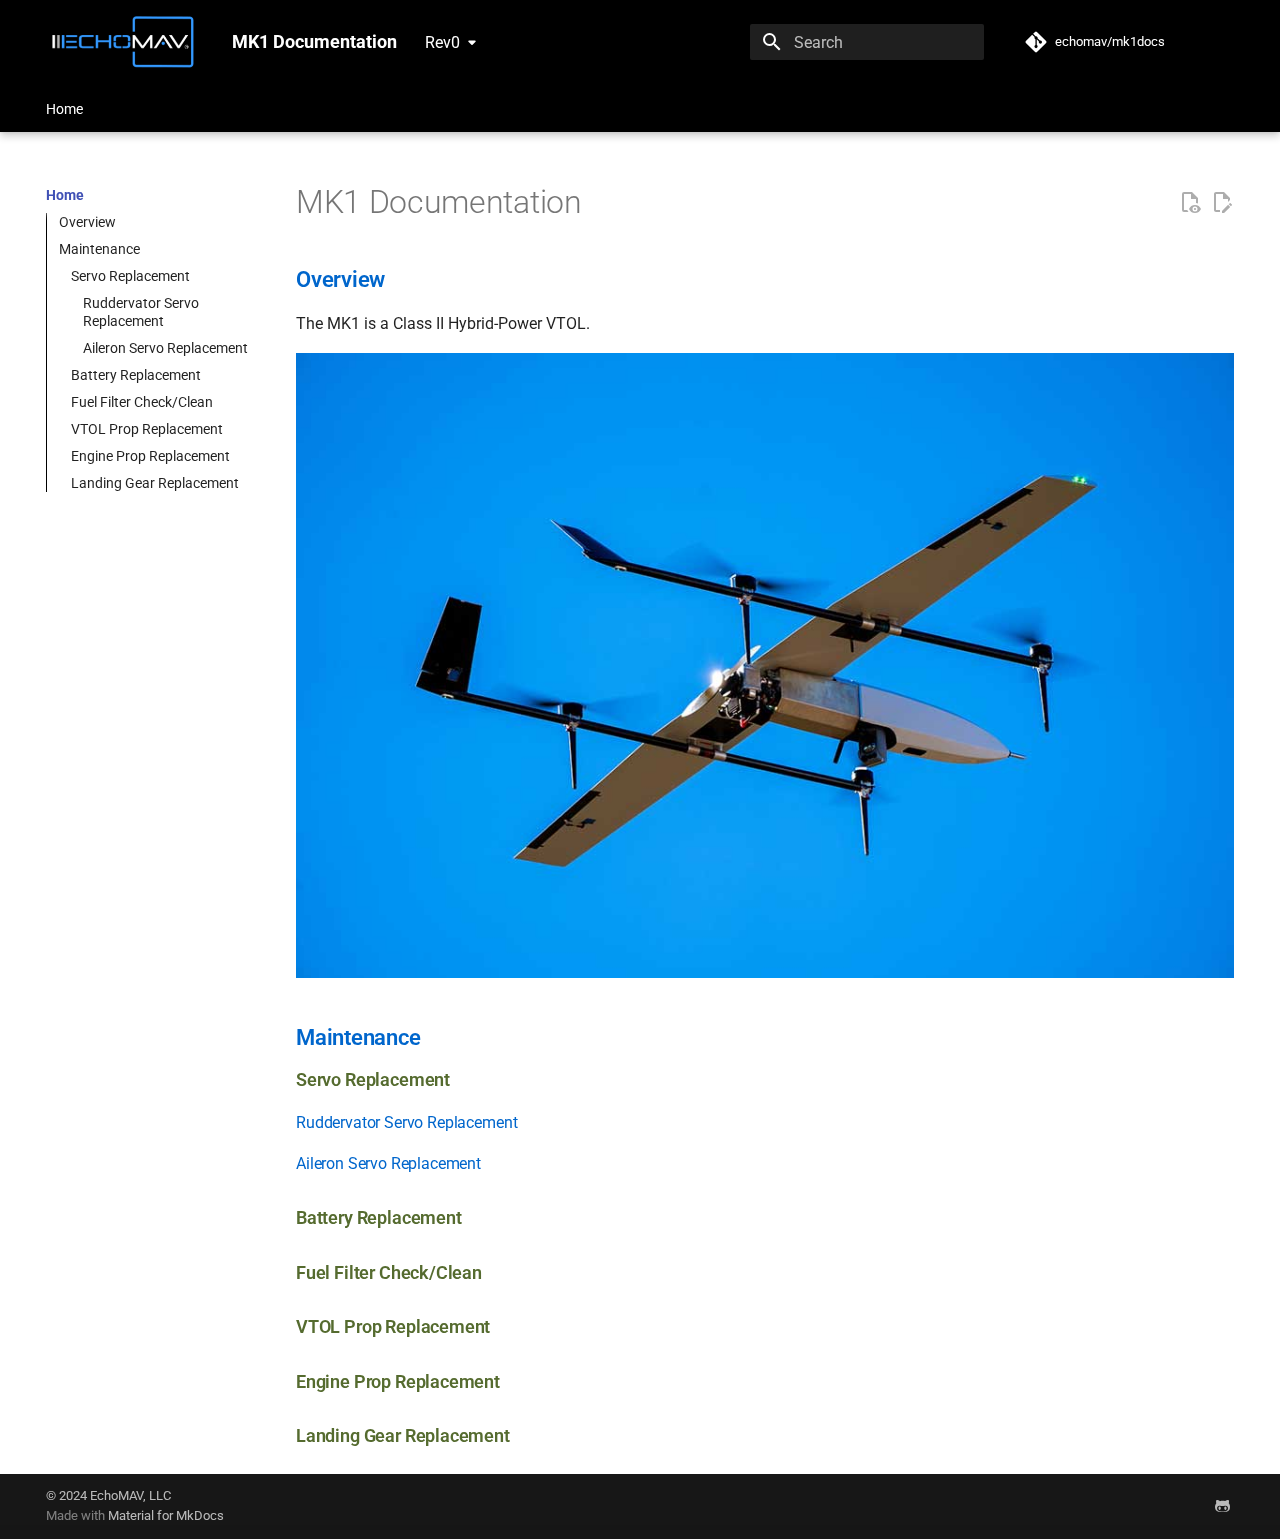
<file: site/index.html>
<!doctype html>
<html lang="en" class="no-js">
  <head>
    
      <meta charset="utf-8">
      <meta name="viewport" content="width=device-width,initial-scale=1">
      
      
      
      
      
      
      <link rel="icon" href="assets/images/favicon.png">
      <meta name="generator" content="mkdocs-1.5.2, mkdocs-material-9.3.1">
    
    
      
        <title>MK1 Documentation</title>
      
    
    
      <link rel="stylesheet" href="assets/stylesheets/main.046329b4.min.css">
      
        
        <link rel="stylesheet" href="assets/stylesheets/palette.85d0ee34.min.css">
      
      


    
    
      
    
    
      
        
        
        <link rel="preconnect" href="https://fonts.gstatic.com" crossorigin>
        <link rel="stylesheet" href="https://fonts.googleapis.com/css?family=Roboto:300,300i,400,400i,700,700i%7CRoboto+Mono:400,400i,700,700i&display=fallback">
        <style>:root{--md-text-font:"Roboto";--md-code-font:"Roboto Mono"}</style>
      
    
    
      <link rel="stylesheet" href="stylesheets/extra.css">
    
    <script>__md_scope=new URL(".",location),__md_hash=e=>[...e].reduce((e,_)=>(e<<5)-e+_.charCodeAt(0),0),__md_get=(e,_=localStorage,t=__md_scope)=>JSON.parse(_.getItem(t.pathname+"."+e)),__md_set=(e,_,t=localStorage,a=__md_scope)=>{try{t.setItem(a.pathname+"."+e,JSON.stringify(_))}catch(e){}}</script>
    
      

    
    
    
  </head>
  
  
    
    
    
    
    
    <body dir="ltr" data-md-color-scheme="default" data-md-color-primary="black" data-md-color-accent="blue">
  
    
    
    <input class="md-toggle" data-md-toggle="drawer" type="checkbox" id="__drawer" autocomplete="off">
    <input class="md-toggle" data-md-toggle="search" type="checkbox" id="__search" autocomplete="off">
    <label class="md-overlay" for="__drawer"></label>
    <div data-md-component="skip">
      
        
        <a href="#mk1-documentation" class="md-skip">
          Skip to content
        </a>
      
    </div>
    <div data-md-component="announce">
      
    </div>
    
      <div data-md-color-scheme="default" data-md-component="outdated" hidden>
        
          <aside class="md-banner md-banner--warning">
            <div class="md-banner__inner md-grid md-typeset">
              
  You're not viewing the latest version.
  <a href="../."> 
    <strong>Click here to go to latest.</strong>
  </a>

            </div>
            <script>var el=document.querySelector("[data-md-component=outdated]"),outdated=__md_get("__outdated",sessionStorage);!0===outdated&&el&&(el.hidden=!1)</script>
          </aside>
        
      </div>
    
    
      

  

<header class="md-header md-header--shadow md-header--lifted" data-md-component="header">
  <nav class="md-header__inner md-grid" aria-label="Header">
    <a href="https://echomav.com" title="MK1 Documentation" class="md-header__button md-logo" aria-label="MK1 Documentation" data-md-component="logo">
      
  <img src="assets/echomav-small-black-bg.png" alt="logo">

    </a>
    <label class="md-header__button md-icon" for="__drawer">
      
      <svg xmlns="http://www.w3.org/2000/svg" viewBox="0 0 24 24"><path d="M3 6h18v2H3V6m0 5h18v2H3v-2m0 5h18v2H3v-2Z"/></svg>
    </label>
    <div class="md-header__title" data-md-component="header-title">
      <div class="md-header__ellipsis">
        <div class="md-header__topic">
          <span class="md-ellipsis">
            MK1 Documentation
          </span>
        </div>
        <div class="md-header__topic" data-md-component="header-topic">
          <span class="md-ellipsis">
            
              Home
            
          </span>
        </div>
      </div>
    </div>
    
      
    
    
    
      <label class="md-header__button md-icon" for="__search">
        
        <svg xmlns="http://www.w3.org/2000/svg" viewBox="0 0 24 24"><path d="M9.5 3A6.5 6.5 0 0 1 16 9.5c0 1.61-.59 3.09-1.56 4.23l.27.27h.79l5 5-1.5 1.5-5-5v-.79l-.27-.27A6.516 6.516 0 0 1 9.5 16 6.5 6.5 0 0 1 3 9.5 6.5 6.5 0 0 1 9.5 3m0 2C7 5 5 7 5 9.5S7 14 9.5 14 14 12 14 9.5 12 5 9.5 5Z"/></svg>
      </label>
      <div class="md-search" data-md-component="search" role="dialog">
  <label class="md-search__overlay" for="__search"></label>
  <div class="md-search__inner" role="search">
    <form class="md-search__form" name="search">
      <input type="text" class="md-search__input" name="query" aria-label="Search" placeholder="Search" autocapitalize="off" autocorrect="off" autocomplete="off" spellcheck="false" data-md-component="search-query" required>
      <label class="md-search__icon md-icon" for="__search">
        
        <svg xmlns="http://www.w3.org/2000/svg" viewBox="0 0 24 24"><path d="M9.5 3A6.5 6.5 0 0 1 16 9.5c0 1.61-.59 3.09-1.56 4.23l.27.27h.79l5 5-1.5 1.5-5-5v-.79l-.27-.27A6.516 6.516 0 0 1 9.5 16 6.5 6.5 0 0 1 3 9.5 6.5 6.5 0 0 1 9.5 3m0 2C7 5 5 7 5 9.5S7 14 9.5 14 14 12 14 9.5 12 5 9.5 5Z"/></svg>
        
        <svg xmlns="http://www.w3.org/2000/svg" viewBox="0 0 24 24"><path d="M20 11v2H8l5.5 5.5-1.42 1.42L4.16 12l7.92-7.92L13.5 5.5 8 11h12Z"/></svg>
      </label>
      <nav class="md-search__options" aria-label="Search">
        
        <button type="reset" class="md-search__icon md-icon" title="Clear" aria-label="Clear" tabindex="-1">
          
          <svg xmlns="http://www.w3.org/2000/svg" viewBox="0 0 24 24"><path d="M19 6.41 17.59 5 12 10.59 6.41 5 5 6.41 10.59 12 5 17.59 6.41 19 12 13.41 17.59 19 19 17.59 13.41 12 19 6.41Z"/></svg>
        </button>
      </nav>
      
        <div class="md-search__suggest" data-md-component="search-suggest"></div>
      
    </form>
    <div class="md-search__output">
      <div class="md-search__scrollwrap" data-md-scrollfix>
        <div class="md-search-result" data-md-component="search-result">
          <div class="md-search-result__meta">
            Initializing search
          </div>
          <ol class="md-search-result__list" role="presentation"></ol>
        </div>
      </div>
    </div>
  </div>
</div>
    
    
      <div class="md-header__source">
        <a href="https://github.com/EchoMAV/mk1docs" title="Go to repository" class="md-source" data-md-component="source">
  <div class="md-source__icon md-icon">
    
    <svg xmlns="http://www.w3.org/2000/svg" viewBox="0 0 448 512"><!--! Font Awesome Free 6.4.2 by @fontawesome - https://fontawesome.com License - https://fontawesome.com/license/free (Icons: CC BY 4.0, Fonts: SIL OFL 1.1, Code: MIT License) Copyright 2023 Fonticons, Inc.--><path d="M439.55 236.05 244 40.45a28.87 28.87 0 0 0-40.81 0l-40.66 40.63 51.52 51.52c27.06-9.14 52.68 16.77 43.39 43.68l49.66 49.66c34.23-11.8 61.18 31 35.47 56.69-26.49 26.49-70.21-2.87-56-37.34L240.22 199v121.85c25.3 12.54 22.26 41.85 9.08 55a34.34 34.34 0 0 1-48.55 0c-17.57-17.6-11.07-46.91 11.25-56v-123c-20.8-8.51-24.6-30.74-18.64-45L142.57 101 8.45 235.14a28.86 28.86 0 0 0 0 40.81l195.61 195.6a28.86 28.86 0 0 0 40.8 0l194.69-194.69a28.86 28.86 0 0 0 0-40.81z"/></svg>
  </div>
  <div class="md-source__repository">
    echomav/mk1docs
  </div>
</a>
      </div>
    
  </nav>
  
    
      
<nav class="md-tabs" aria-label="Tabs" data-md-component="tabs">
  <div class="md-grid">
    <ul class="md-tabs__list">
      
        
  
  
    
  
  
    <li class="md-tabs__item md-tabs__item--active">
      <a href="." class="md-tabs__link">
        
  
    
  
  Home

      </a>
    </li>
  

      
    </ul>
  </div>
</nav>
    
  
</header>
    
    <div class="md-container" data-md-component="container">
      
      
        
      
      <main class="md-main" data-md-component="main">
        <div class="md-main__inner md-grid">
          
            
              
              <div class="md-sidebar md-sidebar--primary" data-md-component="sidebar" data-md-type="navigation" >
                <div class="md-sidebar__scrollwrap">
                  <div class="md-sidebar__inner">
                    


  


  

<nav class="md-nav md-nav--primary md-nav--lifted md-nav--integrated" aria-label="Navigation" data-md-level="0">
  <label class="md-nav__title" for="__drawer">
    <a href="https://echomav.com" title="MK1 Documentation" class="md-nav__button md-logo" aria-label="MK1 Documentation" data-md-component="logo">
      
  <img src="assets/echomav-small-black-bg.png" alt="logo">

    </a>
    MK1 Documentation
  </label>
  
    <div class="md-nav__source">
      <a href="https://github.com/EchoMAV/mk1docs" title="Go to repository" class="md-source" data-md-component="source">
  <div class="md-source__icon md-icon">
    
    <svg xmlns="http://www.w3.org/2000/svg" viewBox="0 0 448 512"><!--! Font Awesome Free 6.4.2 by @fontawesome - https://fontawesome.com License - https://fontawesome.com/license/free (Icons: CC BY 4.0, Fonts: SIL OFL 1.1, Code: MIT License) Copyright 2023 Fonticons, Inc.--><path d="M439.55 236.05 244 40.45a28.87 28.87 0 0 0-40.81 0l-40.66 40.63 51.52 51.52c27.06-9.14 52.68 16.77 43.39 43.68l49.66 49.66c34.23-11.8 61.18 31 35.47 56.69-26.49 26.49-70.21-2.87-56-37.34L240.22 199v121.85c25.3 12.54 22.26 41.85 9.08 55a34.34 34.34 0 0 1-48.55 0c-17.57-17.6-11.07-46.91 11.25-56v-123c-20.8-8.51-24.6-30.74-18.64-45L142.57 101 8.45 235.14a28.86 28.86 0 0 0 0 40.81l195.61 195.6a28.86 28.86 0 0 0 40.8 0l194.69-194.69a28.86 28.86 0 0 0 0-40.81z"/></svg>
  </div>
  <div class="md-source__repository">
    echomav/mk1docs
  </div>
</a>
    </div>
  
  <ul class="md-nav__list" data-md-scrollfix>
    
      
      
  
  
    
  
  
    <li class="md-nav__item md-nav__item--active">
      
      <input class="md-nav__toggle md-toggle" type="checkbox" id="__toc">
      
      
        
      
      
        <label class="md-nav__link md-nav__link--active" for="__toc">
          
  
  <span class="md-ellipsis">
    Home
  </span>
  

          <span class="md-nav__icon md-icon"></span>
        </label>
      
      <a href="." class="md-nav__link md-nav__link--active">
        
  
  <span class="md-ellipsis">
    Home
  </span>
  

      </a>
      
        

<nav class="md-nav md-nav--secondary" aria-label="Table of contents">
  
  
  
    
  
  
    <label class="md-nav__title" for="__toc">
      <span class="md-nav__icon md-icon"></span>
      Table of contents
    </label>
    <ul class="md-nav__list" data-md-component="toc" data-md-scrollfix>
      
        <li class="md-nav__item">
  <a href="#overview" class="md-nav__link">
    Overview
  </a>
  
</li>
      
        <li class="md-nav__item">
  <a href="#maintenance" class="md-nav__link">
    Maintenance
  </a>
  
    <nav class="md-nav" aria-label="Maintenance">
      <ul class="md-nav__list">
        
          <li class="md-nav__item">
  <a href="#servo-replacement" class="md-nav__link">
    Servo Replacement
  </a>
  
    <nav class="md-nav" aria-label="Servo Replacement">
      <ul class="md-nav__list">
        
          <li class="md-nav__item">
  <a href="#ruddervator-servo-replacement" class="md-nav__link">
    Ruddervator Servo Replacement
  </a>
  
</li>
        
          <li class="md-nav__item">
  <a href="#aileron-servo-replacement" class="md-nav__link">
    Aileron Servo Replacement
  </a>
  
</li>
        
      </ul>
    </nav>
  
</li>
        
          <li class="md-nav__item">
  <a href="#battery-replacement" class="md-nav__link">
    Battery Replacement
  </a>
  
</li>
        
          <li class="md-nav__item">
  <a href="#fuel-filter-checkclean" class="md-nav__link">
    Fuel Filter Check/Clean
  </a>
  
</li>
        
          <li class="md-nav__item">
  <a href="#vtol-prop-replacement" class="md-nav__link">
    VTOL Prop Replacement
  </a>
  
</li>
        
          <li class="md-nav__item">
  <a href="#engine-prop-replacement" class="md-nav__link">
    Engine Prop Replacement
  </a>
  
</li>
        
          <li class="md-nav__item">
  <a href="#landing-gear-replacement" class="md-nav__link">
    Landing Gear Replacement
  </a>
  
</li>
        
      </ul>
    </nav>
  
</li>
      
    </ul>
  
</nav>
      
    </li>
  

    
  </ul>
</nav>
                  </div>
                </div>
              </div>
            
            
          
          
            <div class="md-content" data-md-component="content">
              <article class="md-content__inner md-typeset">
                
                  

  
    <a href="https://github.com/EchoMAV/mk1docs/edit/master/mk1docs/index.md" title="Edit this page" class="md-content__button md-icon">
      
      <svg xmlns="http://www.w3.org/2000/svg" viewBox="0 0 24 24"><path d="M10 20H6V4h7v5h5v3.1l2-2V8l-6-6H6c-1.1 0-2 .9-2 2v16c0 1.1.9 2 2 2h4v-2m10.2-7c.1 0 .3.1.4.2l1.3 1.3c.2.2.2.6 0 .8l-1 1-2.1-2.1 1-1c.1-.1.2-.2.4-.2m0 3.9L14.1 23H12v-2.1l6.1-6.1 2.1 2.1Z"/></svg>
    </a>
  
  
    
      
    
    <a href="https://github.com/EchoMAV/mk1docs/raw/master/mk1docs/index.md" title="View source of this page" class="md-content__button md-icon">
      
      <svg xmlns="http://www.w3.org/2000/svg" viewBox="0 0 24 24"><path d="M17 18c.56 0 1 .44 1 1s-.44 1-1 1-1-.44-1-1 .44-1 1-1m0-3c-2.73 0-5.06 1.66-6 4 .94 2.34 3.27 4 6 4s5.06-1.66 6-4c-.94-2.34-3.27-4-6-4m0 6.5a2.5 2.5 0 0 1-2.5-2.5 2.5 2.5 0 0 1 2.5-2.5 2.5 2.5 0 0 1 2.5 2.5 2.5 2.5 0 0 1-2.5 2.5M9.27 20H6V4h7v5h5v4.07c.7.08 1.36.25 2 .49V8l-6-6H6a2 2 0 0 0-2 2v16a2 2 0 0 0 2 2h4.5a8.15 8.15 0 0 1-1.23-2Z"/></svg>
    </a>
  


<h1 id="mk1-documentation">MK1 Documentation<a class="headerlink" href="#mk1-documentation" title="Permanent link">&para;</a></h1>
<h2 id="overview">Overview<a class="headerlink" href="#overview" title="Permanent link">&para;</a></h2>
<p>The MK1 is a Class II Hybrid-Power VTOL. </p>
<p><img alt="EchoPilot AI" src="assets/mk1_image1.jpg" /></p>
<h2 id="maintenance">Maintenance<a class="headerlink" href="#maintenance" title="Permanent link">&para;</a></h2>
<h3 id="servo-replacement">Servo Replacement<a class="headerlink" href="#servo-replacement" title="Permanent link">&para;</a></h3>
<h4 id="ruddervator-servo-replacement">Ruddervator Servo Replacement<a class="headerlink" href="#ruddervator-servo-replacement" title="Permanent link">&para;</a></h4>
<h4 id="aileron-servo-replacement">Aileron Servo Replacement<a class="headerlink" href="#aileron-servo-replacement" title="Permanent link">&para;</a></h4>
<h3 id="battery-replacement">Battery Replacement<a class="headerlink" href="#battery-replacement" title="Permanent link">&para;</a></h3>
<h3 id="fuel-filter-checkclean">Fuel Filter Check/Clean<a class="headerlink" href="#fuel-filter-checkclean" title="Permanent link">&para;</a></h3>
<h3 id="vtol-prop-replacement">VTOL Prop Replacement<a class="headerlink" href="#vtol-prop-replacement" title="Permanent link">&para;</a></h3>
<h3 id="engine-prop-replacement">Engine Prop Replacement<a class="headerlink" href="#engine-prop-replacement" title="Permanent link">&para;</a></h3>
<h3 id="landing-gear-replacement">Landing Gear Replacement<a class="headerlink" href="#landing-gear-replacement" title="Permanent link">&para;</a></h3>





                
              </article>
            </div>
          
          
  <script>var tabs=__md_get("__tabs");if(Array.isArray(tabs))e:for(var set of document.querySelectorAll(".tabbed-set")){var tab,labels=set.querySelector(".tabbed-labels");for(tab of tabs)for(var label of labels.getElementsByTagName("label"))if(label.innerText.trim()===tab){var input=document.getElementById(label.htmlFor);input.checked=!0;continue e}}</script>

        </div>
        
          <button type="button" class="md-top md-icon" data-md-component="top" hidden>
            
            <svg xmlns="http://www.w3.org/2000/svg" viewBox="0 0 24 24"><path d="M13 20h-2V8l-5.5 5.5-1.42-1.42L12 4.16l7.92 7.92-1.42 1.42L13 8v12Z"/></svg>
            Back to top
          </button>
        
      </main>
      
        <footer class="md-footer">
  
  <div class="md-footer-meta md-typeset">
    <div class="md-footer-meta__inner md-grid">
      <div class="md-copyright">
  
    <div class="md-copyright__highlight">
      &copy; 2024 <a href="echomav.com"  target="_blank" rel="noopener">EchoMAV, LLC</a>

    </div>
  
  
    Made with
    <a href="https://squidfunk.github.io/mkdocs-material/" target="_blank" rel="noopener">
      Material for MkDocs
    </a>
  
</div>
      
        <div class="md-social">
  
    
    
    
    
      
      
    
    <a href="https://github.com/echomav" target="_blank" rel="noopener" title="github.com" class="md-social__link">
      <svg xmlns="http://www.w3.org/2000/svg" viewBox="0 0 480 512"><!--! Font Awesome Free 6.4.2 by @fontawesome - https://fontawesome.com License - https://fontawesome.com/license/free (Icons: CC BY 4.0, Fonts: SIL OFL 1.1, Code: MIT License) Copyright 2023 Fonticons, Inc.--><path d="M186.1 328.7c0 20.9-10.9 55.1-36.7 55.1s-36.7-34.2-36.7-55.1 10.9-55.1 36.7-55.1 36.7 34.2 36.7 55.1zM480 278.2c0 31.9-3.2 65.7-17.5 95-37.9 76.6-142.1 74.8-216.7 74.8-75.8 0-186.2 2.7-225.6-74.8-14.6-29-20.2-63.1-20.2-95 0-41.9 13.9-81.5 41.5-113.6-5.2-15.8-7.7-32.4-7.7-48.8 0-21.5 4.9-32.3 14.6-51.8 45.3 0 74.3 9 108.8 36 29-6.9 58.8-10 88.7-10 27 0 54.2 2.9 80.4 9.2 34-26.7 63-35.2 107.8-35.2 9.8 19.5 14.6 30.3 14.6 51.8 0 16.4-2.6 32.7-7.7 48.2 27.5 32.4 39 72.3 39 114.2zm-64.3 50.5c0-43.9-26.7-82.6-73.5-82.6-18.9 0-37 3.4-56 6-14.9 2.3-29.8 3.2-45.1 3.2-15.2 0-30.1-.9-45.1-3.2-18.7-2.6-37-6-56-6-46.8 0-73.5 38.7-73.5 82.6 0 87.8 80.4 101.3 150.4 101.3h48.2c70.3 0 150.6-13.4 150.6-101.3zm-82.6-55.1c-25.8 0-36.7 34.2-36.7 55.1s10.9 55.1 36.7 55.1 36.7-34.2 36.7-55.1-10.9-55.1-36.7-55.1z"/></svg>
    </a>
  
</div>
      
    </div>
  </div>
</footer>
      
    </div>
    <div class="md-dialog" data-md-component="dialog">
      <div class="md-dialog__inner md-typeset"></div>
    </div>
    
    <script id="__config" type="application/json">{"base": ".", "features": ["navigation.tabs", "navigation.tabs.sticky", "navigation.sections", "navigation.tracking", "navigation.instant", "toc.integrate", "navigation.top", "search.suggest", "search.highlight", "content.tabs.link", "content.code.annotation", "content.code.copy", "toc.follow", "content.action.edit", "content.action.view", "content.code.copy"], "search": "assets/javascripts/workers/search.dfff1995.min.js", "translations": {"clipboard.copied": "Copied to clipboard", "clipboard.copy": "Copy to clipboard", "search.result.more.one": "1 more on this page", "search.result.more.other": "# more on this page", "search.result.none": "No matching documents", "search.result.one": "1 matching document", "search.result.other": "# matching documents", "search.result.placeholder": "Type to start searching", "search.result.term.missing": "Missing", "select.version": "Select version"}, "version": {"provider": "mike"}}</script>
    
    
      <script src="assets/javascripts/bundle.dff1b7c8.min.js"></script>
      
    
  </body>
</html>
</file>
<file: site/stylesheets/extra.css>
.md-typeset h2 {
      color: #0066CC;
      font-size: 1.4em;
      font-weight: 600;
  }
  .md-typeset h3 {
    color: darkolivegreen;
    font-size: 1.1em;
    font-weight: 600;    
}
.md-typeset h4 {
    color: #0066cc;
    font-size: 1.0em;
    font-weight: 400;
}
.md-typeset a {
    color: goldenrod;
}
.md-typeset__table thead {
    color: white;
    background:#0066CC;
}
.md-header__button.md-logo img {
    height: 3rem !important;
}
</file>
<file: site/assets/stylesheets/main.046329b4.min.css>
@charset "UTF-8";html{-webkit-text-size-adjust:none;-moz-text-size-adjust:none;text-size-adjust:none;box-sizing:border-box}*,:after,:before{box-sizing:inherit}@media (prefers-reduced-motion){*,:after,:before{transition:none!important}}body{margin:0}a,button,input,label{-webkit-tap-highlight-color:transparent}a{color:inherit;text-decoration:none}hr{border:0;box-sizing:initial;display:block;height:.05rem;overflow:visible;padding:0}small{font-size:80%}sub,sup{line-height:1em}img{border-style:none}table{border-collapse:initial;border-spacing:0}td,th{font-weight:400;vertical-align:top}button{background:#0000;border:0;font-family:inherit;font-size:inherit;margin:0;padding:0}input{border:0;outline:none}:root{--md-primary-fg-color:#4051b5;--md-primary-fg-color--light:#5d6cc0;--md-primary-fg-color--dark:#303fa1;--md-primary-bg-color:#fff;--md-primary-bg-color--light:#ffffffb3;--md-accent-fg-color:#526cfe;--md-accent-fg-color--transparent:#526cfe1a;--md-accent-bg-color:#fff;--md-accent-bg-color--light:#ffffffb3}[data-md-color-scheme=default]{color-scheme:light}[data-md-color-scheme=default] img[src$="#gh-dark-mode-only"],[data-md-color-scheme=default] img[src$="#only-dark"]{display:none}:root,[data-md-color-scheme=default]{--md-default-fg-color:#000000de;--md-default-fg-color--light:#0000008a;--md-default-fg-color--lighter:#00000052;--md-default-fg-color--lightest:#00000012;--md-default-bg-color:#fff;--md-default-bg-color--light:#ffffffb3;--md-default-bg-color--lighter:#ffffff4d;--md-default-bg-color--lightest:#ffffff1f;--md-code-fg-color:#36464e;--md-code-bg-color:#f5f5f5;--md-code-hl-color:#ffff0080;--md-code-hl-number-color:#d52a2a;--md-code-hl-special-color:#db1457;--md-code-hl-function-color:#a846b9;--md-code-hl-constant-color:#6e59d9;--md-code-hl-keyword-color:#3f6ec6;--md-code-hl-string-color:#1c7d4d;--md-code-hl-name-color:var(--md-code-fg-color);--md-code-hl-operator-color:var(--md-default-fg-color--light);--md-code-hl-punctuation-color:var(--md-default-fg-color--light);--md-code-hl-comment-color:var(--md-default-fg-color--light);--md-code-hl-generic-color:var(--md-default-fg-color--light);--md-code-hl-variable-color:var(--md-default-fg-color--light);--md-typeset-color:var(--md-default-fg-color);--md-typeset-a-color:var(--md-primary-fg-color);--md-typeset-mark-color:#ffff0080;--md-typeset-del-color:#f5503d26;--md-typeset-ins-color:#0bd57026;--md-typeset-kbd-color:#fafafa;--md-typeset-kbd-accent-color:#fff;--md-typeset-kbd-border-color:#b8b8b8;--md-typeset-table-color:#0000001f;--md-typeset-table-color--light:rgba(0,0,0,.035);--md-admonition-fg-color:var(--md-default-fg-color);--md-admonition-bg-color:var(--md-default-bg-color);--md-warning-fg-color:#000000de;--md-warning-bg-color:#ff9;--md-footer-fg-color:#fff;--md-footer-fg-color--light:#ffffffb3;--md-footer-fg-color--lighter:#ffffff73;--md-footer-bg-color:#000000de;--md-footer-bg-color--dark:#00000052;--md-shadow-z1:0 0.2rem 0.5rem #0000000d,0 0 0.05rem #0000001a;--md-shadow-z2:0 0.2rem 0.5rem #0000001a,0 0 0.05rem #00000040;--md-shadow-z3:0 0.2rem 0.5rem #0003,0 0 0.05rem #00000059}.md-icon svg{fill:currentcolor;display:block;height:1.2rem;width:1.2rem}body{-webkit-font-smoothing:antialiased;-moz-osx-font-smoothing:grayscale;--md-text-font-family:var(--md-text-font,_),-apple-system,BlinkMacSystemFont,Helvetica,Arial,sans-serif;--md-code-font-family:var(--md-code-font,_),SFMono-Regular,Consolas,Menlo,monospace}aside,body,input{font-feature-settings:"kern","liga";color:var(--md-typeset-color);font-family:var(--md-text-font-family)}code,kbd,pre{font-feature-settings:"kern";font-family:var(--md-code-font-family)}:root{--md-typeset-table-sort-icon:url('data:image/svg+xml;charset=utf-8,<svg xmlns="http://www.w3.org/2000/svg" viewBox="0 0 24 24"><path d="m18 21-4-4h3V7h-3l4-4 4 4h-3v10h3M2 19v-2h10v2M2 13v-2h7v2M2 7V5h4v2H2Z"/></svg>');--md-typeset-table-sort-icon--asc:url('data:image/svg+xml;charset=utf-8,<svg xmlns="http://www.w3.org/2000/svg" viewBox="0 0 24 24"><path d="M19 17h3l-4 4-4-4h3V3h2M2 17h10v2H2M6 5v2H2V5m0 6h7v2H2v-2Z"/></svg>');--md-typeset-table-sort-icon--desc:url('data:image/svg+xml;charset=utf-8,<svg xmlns="http://www.w3.org/2000/svg" viewBox="0 0 24 24"><path d="M19 7h3l-4-4-4 4h3v14h2M2 17h10v2H2M6 5v2H2V5m0 6h7v2H2v-2Z"/></svg>')}.md-typeset{-webkit-print-color-adjust:exact;color-adjust:exact;font-size:.8rem;line-height:1.6}@media print{.md-typeset{font-size:.68rem}}.md-typeset blockquote,.md-typeset dl,.md-typeset figure,.md-typeset ol,.md-typeset pre,.md-typeset ul{margin-bottom:1em;margin-top:1em}.md-typeset h1{color:var(--md-default-fg-color--light);font-size:2em;line-height:1.3;margin:0 0 1.25em}.md-typeset h1,.md-typeset h2{font-weight:300;letter-spacing:-.01em}.md-typeset h2{font-size:1.5625em;line-height:1.4;margin:1.6em 0 .64em}.md-typeset h3{font-size:1.25em;font-weight:400;letter-spacing:-.01em;line-height:1.5;margin:1.6em 0 .8em}.md-typeset h2+h3{margin-top:.8em}.md-typeset h4{font-weight:700;letter-spacing:-.01em;margin:1em 0}.md-typeset h5,.md-typeset h6{color:var(--md-default-fg-color--light);font-size:.8em;font-weight:700;letter-spacing:-.01em;margin:1.25em 0}.md-typeset h5{text-transform:uppercase}.md-typeset hr{border-bottom:.05rem solid var(--md-default-fg-color--lightest);display:flow-root;margin:1.5em 0}.md-typeset a{color:var(--md-typeset-a-color);word-break:break-word}.md-typeset a,.md-typeset a:before{transition:color 125ms}.md-typeset a:focus,.md-typeset a:hover{color:var(--md-accent-fg-color)}.md-typeset a:focus code,.md-typeset a:hover code{background-color:var(--md-accent-fg-color--transparent)}.md-typeset a code{color:currentcolor;transition:background-color 125ms}.md-typeset a.focus-visible{outline-color:var(--md-accent-fg-color);outline-offset:.2rem}.md-typeset code,.md-typeset kbd,.md-typeset pre{color:var(--md-code-fg-color);direction:ltr;font-variant-ligatures:none}@media print{.md-typeset code,.md-typeset kbd,.md-typeset pre{white-space:pre-wrap}}.md-typeset code{background-color:var(--md-code-bg-color);border-radius:.1rem;-webkit-box-decoration-break:clone;box-decoration-break:clone;font-size:.85em;padding:0 .2941176471em;word-break:break-word}.md-typeset code:not(.focus-visible){-webkit-tap-highlight-color:transparent;outline:none}.md-typeset pre{display:flow-root;line-height:1.4;position:relative}.md-typeset pre>code{-webkit-box-decoration-break:slice;box-decoration-break:slice;box-shadow:none;display:block;margin:0;outline-color:var(--md-accent-fg-color);overflow:auto;padding:.7720588235em 1.1764705882em;scrollbar-color:var(--md-default-fg-color--lighter) #0000;scrollbar-width:thin;touch-action:auto;word-break:normal}.md-typeset pre>code:hover{scrollbar-color:var(--md-accent-fg-color) #0000}.md-typeset pre>code::-webkit-scrollbar{height:.2rem;width:.2rem}.md-typeset pre>code::-webkit-scrollbar-thumb{background-color:var(--md-default-fg-color--lighter)}.md-typeset pre>code::-webkit-scrollbar-thumb:hover{background-color:var(--md-accent-fg-color)}.md-typeset kbd{background-color:var(--md-typeset-kbd-color);border-radius:.1rem;box-shadow:0 .1rem 0 .05rem var(--md-typeset-kbd-border-color),0 .1rem 0 var(--md-typeset-kbd-border-color),0 -.1rem .2rem var(--md-typeset-kbd-accent-color) inset;color:var(--md-default-fg-color);display:inline-block;font-size:.75em;padding:0 .6666666667em;vertical-align:text-top;word-break:break-word}.md-typeset mark{background-color:var(--md-typeset-mark-color);-webkit-box-decoration-break:clone;box-decoration-break:clone;color:inherit;word-break:break-word}.md-typeset abbr{border-bottom:.05rem dotted var(--md-default-fg-color--light);cursor:help;text-decoration:none}@media (hover:none){.md-typeset abbr[title]:focus:after,.md-typeset abbr[title]:hover:after{background-color:var(--md-default-fg-color);border-radius:.1rem;box-shadow:var(--md-shadow-z3);color:var(--md-default-bg-color);content:attr(title);font-size:.7rem;left:.8rem;margin-top:2em;padding:.2rem .3rem;position:absolute;right:.8rem}}.md-typeset small{opacity:.75}[dir=ltr] .md-typeset sub,[dir=ltr] .md-typeset sup{margin-left:.078125em}[dir=rtl] .md-typeset sub,[dir=rtl] .md-typeset sup{margin-right:.078125em}[dir=ltr] .md-typeset blockquote{padding-left:.6rem}[dir=rtl] .md-typeset blockquote{padding-right:.6rem}[dir=ltr] .md-typeset blockquote{border-left:.2rem solid var(--md-default-fg-color--lighter)}[dir=rtl] .md-typeset blockquote{border-right:.2rem solid var(--md-default-fg-color--lighter)}.md-typeset blockquote{color:var(--md-default-fg-color--light);margin-left:0;margin-right:0}.md-typeset ul{list-style-type:disc}[dir=ltr] .md-typeset ol,[dir=ltr] .md-typeset ul{margin-left:.625em}[dir=rtl] .md-typeset ol,[dir=rtl] .md-typeset ul{margin-right:.625em}.md-typeset ol,.md-typeset ul{padding:0}.md-typeset ol:not([hidden]),.md-typeset ul:not([hidden]){display:flow-root}.md-typeset ol ol,.md-typeset ul ol{list-style-type:lower-alpha}.md-typeset ol ol ol,.md-typeset ul ol ol{list-style-type:lower-roman}[dir=ltr] .md-typeset ol li,[dir=ltr] .md-typeset ul li{margin-left:1.25em}[dir=rtl] .md-typeset ol li,[dir=rtl] .md-typeset ul li{margin-right:1.25em}.md-typeset ol li,.md-typeset ul li{margin-bottom:.5em}.md-typeset ol li blockquote,.md-typeset ol li p,.md-typeset ul li blockquote,.md-typeset ul li p{margin:.5em 0}.md-typeset ol li:last-child,.md-typeset ul li:last-child{margin-bottom:0}[dir=ltr] .md-typeset ol li ol,[dir=ltr] .md-typeset ol li ul,[dir=ltr] .md-typeset ul li ol,[dir=ltr] .md-typeset ul li ul{margin-left:.625em}[dir=rtl] .md-typeset ol li ol,[dir=rtl] .md-typeset ol li ul,[dir=rtl] .md-typeset ul li ol,[dir=rtl] .md-typeset ul li ul{margin-right:.625em}.md-typeset ol li ol,.md-typeset ol li ul,.md-typeset ul li ol,.md-typeset ul li ul{margin-bottom:.5em;margin-top:.5em}[dir=ltr] .md-typeset dd{margin-left:1.875em}[dir=rtl] .md-typeset dd{margin-right:1.875em}.md-typeset dd{margin-bottom:1.5em;margin-top:1em}.md-typeset img,.md-typeset svg,.md-typeset video{height:auto;max-width:100%}.md-typeset img[align=left]{margin:1em 1em 1em 0}.md-typeset img[align=right]{margin:1em 0 1em 1em}.md-typeset img[align]:only-child{margin-top:0}.md-typeset figure{display:flow-root;margin:1em auto;max-width:100%;text-align:center;width:-webkit-fit-content;width:-moz-fit-content;width:fit-content}.md-typeset figure img{display:block}.md-typeset figcaption{font-style:italic;margin:1em auto;max-width:24rem}.md-typeset iframe{max-width:100%}.md-typeset table:not([class]){background-color:var(--md-default-bg-color);border:.05rem solid var(--md-typeset-table-color);border-radius:.1rem;display:inline-block;font-size:.64rem;max-width:100%;overflow:auto;touch-action:auto}@media print{.md-typeset table:not([class]){display:table}}.md-typeset table:not([class])+*{margin-top:1.5em}.md-typeset table:not([class]) td>:first-child,.md-typeset table:not([class]) th>:first-child{margin-top:0}.md-typeset table:not([class]) td>:last-child,.md-typeset table:not([class]) th>:last-child{margin-bottom:0}.md-typeset table:not([class]) td:not([align]),.md-typeset table:not([class]) th:not([align]){text-align:left}[dir=rtl] .md-typeset table:not([class]) td:not([align]),[dir=rtl] .md-typeset table:not([class]) th:not([align]){text-align:right}.md-typeset table:not([class]) th{font-weight:700;min-width:5rem;padding:.9375em 1.25em;vertical-align:top}.md-typeset table:not([class]) td{border-top:.05rem solid var(--md-typeset-table-color);padding:.9375em 1.25em;vertical-align:top}.md-typeset table:not([class]) tbody tr{transition:background-color 125ms}.md-typeset table:not([class]) tbody tr:hover{background-color:var(--md-typeset-table-color--light);box-shadow:0 .05rem 0 var(--md-default-bg-color) inset}.md-typeset table:not([class]) a{word-break:normal}.md-typeset table th[role=columnheader]{cursor:pointer}[dir=ltr] .md-typeset table th[role=columnheader]:after{margin-left:.5em}[dir=rtl] .md-typeset table th[role=columnheader]:after{margin-right:.5em}.md-typeset table th[role=columnheader]:after{content:"";display:inline-block;height:1.2em;-webkit-mask-image:var(--md-typeset-table-sort-icon);mask-image:var(--md-typeset-table-sort-icon);-webkit-mask-repeat:no-repeat;mask-repeat:no-repeat;-webkit-mask-size:contain;mask-size:contain;transition:background-color 125ms;vertical-align:text-bottom;width:1.2em}.md-typeset table th[role=columnheader]:hover:after{background-color:var(--md-default-fg-color--lighter)}.md-typeset table th[role=columnheader][aria-sort=ascending]:after{background-color:var(--md-default-fg-color--light);-webkit-mask-image:var(--md-typeset-table-sort-icon--asc);mask-image:var(--md-typeset-table-sort-icon--asc)}.md-typeset table th[role=columnheader][aria-sort=descending]:after{background-color:var(--md-default-fg-color--light);-webkit-mask-image:var(--md-typeset-table-sort-icon--desc);mask-image:var(--md-typeset-table-sort-icon--desc)}.md-typeset__scrollwrap{margin:1em -.8rem;overflow-x:auto;touch-action:auto}.md-typeset__table{display:inline-block;margin-bottom:.5em;padding:0 .8rem}@media print{.md-typeset__table{display:block}}html .md-typeset__table table{display:table;margin:0;overflow:hidden;width:100%}@media screen and (max-width:44.9375em){.md-content__inner>pre{margin:1em -.8rem}.md-content__inner>pre code{border-radius:0}}.md-typeset .md-author{display:block;flex-shrink:0;height:1.6rem;overflow:hidden;position:relative;transition:color 125ms,transform 125ms;width:1.6rem}.md-typeset .md-author img{border-radius:100%;display:block}.md-typeset .md-author--more{background:var(--md-default-fg-color--lightest);color:var(--md-default-fg-color--lighter);font-size:.6rem;font-weight:700;line-height:1.6rem;text-align:center}.md-typeset .md-author--long{height:2.4rem;width:2.4rem}.md-typeset a.md-author{transform:scale(1)}.md-typeset a.md-author img{filter:grayscale(100%) opacity(75%);transition:filter 125ms}.md-typeset a.md-author:focus,.md-typeset a.md-author:hover{transform:scale(1.1);z-index:1}.md-typeset a.md-author:focus img,.md-typeset a.md-author:hover img{filter:grayscale(0)}.md-banner{background-color:var(--md-footer-bg-color);color:var(--md-footer-fg-color);overflow:auto}@media print{.md-banner{display:none}}.md-banner--warning{background-color:var(--md-warning-bg-color);color:var(--md-warning-fg-color)}.md-banner__inner{font-size:.7rem;margin:.6rem auto;padding:0 .8rem}[dir=ltr] .md-banner__button{float:right}[dir=rtl] .md-banner__button{float:left}.md-banner__button{color:inherit;cursor:pointer;transition:opacity .25s}.no-js .md-banner__button{display:none}.md-banner__button:hover{opacity:.7}html{font-size:125%;height:100%;overflow-x:hidden}@media screen and (min-width:100em){html{font-size:137.5%}}@media screen and (min-width:125em){html{font-size:150%}}body{background-color:var(--md-default-bg-color);display:flex;flex-direction:column;font-size:.5rem;min-height:100%;position:relative;width:100%}@media print{body{display:block}}@media screen and (max-width:59.9375em){body[data-md-scrolllock]{position:fixed}}.md-grid{margin-left:auto;margin-right:auto;max-width:61rem}.md-container{display:flex;flex-direction:column;flex-grow:1}@media print{.md-container{display:block}}.md-main{flex-grow:1}.md-main__inner{display:flex;height:100%;margin-top:1.5rem}.md-ellipsis{overflow:hidden;text-overflow:ellipsis}.md-toggle{display:none}.md-option{height:0;opacity:0;position:absolute;width:0}.md-option:checked+label:not([hidden]){display:block}.md-option.focus-visible+label{outline-color:var(--md-accent-fg-color);outline-style:auto}.md-skip{background-color:var(--md-default-fg-color);border-radius:.1rem;color:var(--md-default-bg-color);font-size:.64rem;margin:.5rem;opacity:0;outline-color:var(--md-accent-fg-color);padding:.3rem .5rem;position:fixed;transform:translateY(.4rem);z-index:-1}.md-skip:focus{opacity:1;transform:translateY(0);transition:transform .25s cubic-bezier(.4,0,.2,1),opacity 175ms 75ms;z-index:10}@page{margin:25mm}:root{--md-clipboard-icon:url('data:image/svg+xml;charset=utf-8,<svg xmlns="http://www.w3.org/2000/svg" viewBox="0 0 24 24"><path d="M19 21H8V7h11m0-2H8a2 2 0 0 0-2 2v14a2 2 0 0 0 2 2h11a2 2 0 0 0 2-2V7a2 2 0 0 0-2-2m-3-4H4a2 2 0 0 0-2 2v14h2V3h12V1Z"/></svg>')}.md-clipboard{border-radius:.1rem;color:var(--md-default-fg-color--lightest);cursor:pointer;height:1.5em;outline-color:var(--md-accent-fg-color);outline-offset:.1rem;position:absolute;right:.5em;top:.5em;transition:color .25s;width:1.5em;z-index:1}@media print{.md-clipboard{display:none}}.md-clipboard:not(.focus-visible){-webkit-tap-highlight-color:transparent;outline:none}:hover>.md-clipboard{color:var(--md-default-fg-color--light)}.md-clipboard:focus,.md-clipboard:hover{color:var(--md-accent-fg-color)}.md-clipboard:after{background-color:currentcolor;content:"";display:block;height:1.125em;margin:0 auto;-webkit-mask-image:var(--md-clipboard-icon);mask-image:var(--md-clipboard-icon);-webkit-mask-position:center;mask-position:center;-webkit-mask-repeat:no-repeat;mask-repeat:no-repeat;-webkit-mask-size:contain;mask-size:contain;width:1.125em}.md-clipboard--inline{cursor:pointer}.md-clipboard--inline code{transition:color .25s,background-color .25s}.md-clipboard--inline:focus code,.md-clipboard--inline:hover code{background-color:var(--md-accent-fg-color--transparent);color:var(--md-accent-fg-color)}@keyframes consent{0%{opacity:0;transform:translateY(100%)}to{opacity:1;transform:translateY(0)}}@keyframes overlay{0%{opacity:0}to{opacity:1}}.md-consent__overlay{animation:overlay .25s both;-webkit-backdrop-filter:blur(.1rem);backdrop-filter:blur(.1rem);background-color:#0000008a;height:100%;opacity:1;position:fixed;top:0;width:100%;z-index:5}.md-consent__inner{animation:consent .5s cubic-bezier(.1,.7,.1,1) both;background-color:var(--md-default-bg-color);border:0;border-radius:.1rem;bottom:0;box-shadow:0 0 .2rem #0000001a,0 .2rem .4rem #0003;max-height:100%;overflow:auto;padding:0;position:fixed;width:100%;z-index:5}.md-consent__form{padding:.8rem}.md-consent__settings{display:none;margin:1em 0}input:checked+.md-consent__settings{display:block}.md-consent__controls{margin-bottom:.8rem}.md-typeset .md-consent__controls .md-button{display:inline}@media screen and (max-width:44.9375em){.md-typeset .md-consent__controls .md-button{display:block;margin-top:.4rem;text-align:center;width:100%}}.md-consent label{cursor:pointer}.md-content{flex-grow:1;min-width:0}.md-content__inner{margin:0 .8rem 1.2rem;padding-top:.6rem}@media screen and (min-width:76.25em){[dir=ltr] .md-sidebar--primary:not([hidden])~.md-content>.md-content__inner{margin-left:1.2rem}[dir=ltr] .md-sidebar--secondary:not([hidden])~.md-content>.md-content__inner,[dir=rtl] .md-sidebar--primary:not([hidden])~.md-content>.md-content__inner{margin-right:1.2rem}[dir=rtl] .md-sidebar--secondary:not([hidden])~.md-content>.md-content__inner{margin-left:1.2rem}}.md-content__inner:before{content:"";display:block;height:.4rem}.md-content__inner>:last-child{margin-bottom:0}[dir=ltr] .md-content__button{float:right}[dir=rtl] .md-content__button{float:left}[dir=ltr] .md-content__button{margin-left:.4rem}[dir=rtl] .md-content__button{margin-right:.4rem}.md-content__button{margin:.4rem 0;padding:0}@media print{.md-content__button{display:none}}.md-typeset .md-content__button{color:var(--md-default-fg-color--lighter)}.md-content__button svg{display:inline;vertical-align:top}[dir=rtl] .md-content__button svg{transform:scaleX(-1)}[dir=ltr] .md-dialog{right:.8rem}[dir=rtl] .md-dialog{left:.8rem}.md-dialog{background-color:var(--md-default-fg-color);border-radius:.1rem;bottom:.8rem;box-shadow:var(--md-shadow-z3);min-width:11.1rem;opacity:0;padding:.4rem .6rem;pointer-events:none;position:fixed;transform:translateY(100%);transition:transform 0ms .4s,opacity .4s;z-index:4}@media print{.md-dialog{display:none}}.md-dialog--active{opacity:1;pointer-events:auto;transform:translateY(0);transition:transform .4s cubic-bezier(.075,.85,.175,1),opacity .4s}.md-dialog__inner{color:var(--md-default-bg-color);font-size:.7rem}.md-feedback{margin:2em 0 1em;text-align:center}.md-feedback fieldset{border:none;margin:0;padding:0}.md-feedback__title{font-weight:700;margin:1em auto}.md-feedback__inner{position:relative}.md-feedback__list{align-content:baseline;display:flex;flex-wrap:wrap;justify-content:center;position:relative}.md-feedback__list:hover .md-icon:not(:disabled){color:var(--md-default-fg-color--lighter)}:disabled .md-feedback__list{min-height:1.8rem}.md-feedback__icon{color:var(--md-default-fg-color--light);cursor:pointer;flex-shrink:0;margin:0 .1rem;transition:color 125ms}.md-feedback__icon:not(:disabled).md-icon:hover{color:var(--md-accent-fg-color)}.md-feedback__icon:disabled{color:var(--md-default-fg-color--lightest);pointer-events:none}.md-feedback__note{opacity:0;position:relative;transform:translateY(.4rem);transition:transform .4s cubic-bezier(.1,.7,.1,1),opacity .15s}.md-feedback__note>*{margin:0 auto;max-width:16rem}:disabled .md-feedback__note{opacity:1;transform:translateY(0)}.md-footer{background-color:var(--md-footer-bg-color);color:var(--md-footer-fg-color)}@media print{.md-footer{display:none}}.md-footer__inner{justify-content:space-between;overflow:auto;padding:.2rem}.md-footer__inner:not([hidden]){display:flex}.md-footer__link{align-items:end;display:flex;flex-grow:0.01;margin-bottom:.4rem;margin-top:1rem;max-width:100%;outline-color:var(--md-accent-fg-color);overflow:hidden;transition:opacity .25s}.md-footer__link:focus,.md-footer__link:hover{opacity:.7}[dir=rtl] .md-footer__link svg{transform:scaleX(-1)}@media screen and (max-width:44.9375em){.md-footer__link--prev{flex-shrink:0}.md-footer__link--prev .md-footer__title{display:none}}[dir=ltr] .md-footer__link--next{margin-left:auto}[dir=rtl] .md-footer__link--next{margin-right:auto}.md-footer__link--next{text-align:right}[dir=rtl] .md-footer__link--next{text-align:left}.md-footer__title{flex-grow:1;font-size:.9rem;margin-bottom:.7rem;max-width:calc(100% - 2.4rem);padding:0 1rem;white-space:nowrap}.md-footer__button{margin:.2rem;padding:.4rem}.md-footer__direction{font-size:.64rem;opacity:.7}.md-footer-meta{background-color:var(--md-footer-bg-color--dark)}.md-footer-meta__inner{display:flex;flex-wrap:wrap;justify-content:space-between;padding:.2rem}html .md-footer-meta.md-typeset a{color:var(--md-footer-fg-color--light)}html .md-footer-meta.md-typeset a:focus,html .md-footer-meta.md-typeset a:hover{color:var(--md-footer-fg-color)}.md-copyright{color:var(--md-footer-fg-color--lighter);font-size:.64rem;margin:auto .6rem;padding:.4rem 0;width:100%}@media screen and (min-width:45em){.md-copyright{width:auto}}.md-copyright__highlight{color:var(--md-footer-fg-color--light)}.md-social{display:inline-flex;gap:.2rem;margin:0 .4rem;padding:.2rem 0 .6rem}@media screen and (min-width:45em){.md-social{padding:.6rem 0}}.md-social__link{display:inline-block;height:1.6rem;text-align:center;width:1.6rem}.md-social__link:before{line-height:1.9}.md-social__link svg{fill:currentcolor;max-height:.8rem;vertical-align:-25%}.md-typeset .md-button{border:.1rem solid;border-radius:.1rem;color:var(--md-primary-fg-color);cursor:pointer;display:inline-block;font-weight:700;padding:.625em 2em;transition:color 125ms,background-color 125ms,border-color 125ms}.md-typeset .md-button--primary{background-color:var(--md-primary-fg-color);border-color:var(--md-primary-fg-color);color:var(--md-primary-bg-color)}.md-typeset .md-button:focus,.md-typeset .md-button:hover{background-color:var(--md-accent-fg-color);border-color:var(--md-accent-fg-color);color:var(--md-accent-bg-color)}[dir=ltr] .md-typeset .md-input{border-top-left-radius:.1rem}[dir=ltr] .md-typeset .md-input,[dir=rtl] .md-typeset .md-input{border-top-right-radius:.1rem}[dir=rtl] .md-typeset .md-input{border-top-left-radius:.1rem}.md-typeset .md-input{border-bottom:.1rem solid var(--md-default-fg-color--lighter);box-shadow:var(--md-shadow-z1);font-size:.8rem;height:1.8rem;padding:0 .6rem;transition:border .25s,box-shadow .25s}.md-typeset .md-input:focus,.md-typeset .md-input:hover{border-bottom-color:var(--md-accent-fg-color);box-shadow:var(--md-shadow-z2)}.md-typeset .md-input--stretch{width:100%}.md-header{background-color:var(--md-primary-fg-color);box-shadow:0 0 .2rem #0000,0 .2rem .4rem #0000;color:var(--md-primary-bg-color);display:block;left:0;position:sticky;right:0;top:0;z-index:4}@media print{.md-header{display:none}}.md-header[hidden]{transform:translateY(-100%);transition:transform .25s cubic-bezier(.8,0,.6,1),box-shadow .25s}.md-header--shadow{box-shadow:0 0 .2rem #0000001a,0 .2rem .4rem #0003;transition:transform .25s cubic-bezier(.1,.7,.1,1),box-shadow .25s}.md-header__inner{align-items:center;display:flex;padding:0 .2rem}.md-header__button{color:currentcolor;cursor:pointer;margin:.2rem;outline-color:var(--md-accent-fg-color);padding:.4rem;position:relative;transition:opacity .25s;vertical-align:middle;z-index:1}.md-header__button:hover{opacity:.7}.md-header__button:not([hidden]){display:inline-block}.md-header__button:not(.focus-visible){-webkit-tap-highlight-color:transparent;outline:none}.md-header__button.md-logo{margin:.2rem;padding:.4rem}@media screen and (max-width:76.1875em){.md-header__button.md-logo{display:none}}.md-header__button.md-logo img,.md-header__button.md-logo svg{fill:currentcolor;display:block;height:1.2rem;width:auto}@media screen and (min-width:60em){.md-header__button[for=__search]{display:none}}.no-js .md-header__button[for=__search]{display:none}[dir=rtl] .md-header__button[for=__search] svg{transform:scaleX(-1)}@media screen and (min-width:76.25em){.md-header__button[for=__drawer]{display:none}}.md-header__topic{display:flex;max-width:100%;position:absolute;transition:transform .4s cubic-bezier(.1,.7,.1,1),opacity .15s;white-space:nowrap}.md-header__topic+.md-header__topic{opacity:0;pointer-events:none;transform:translateX(1.25rem);transition:transform .4s cubic-bezier(1,.7,.1,.1),opacity .15s;z-index:-1}[dir=rtl] .md-header__topic+.md-header__topic{transform:translateX(-1.25rem)}.md-header__topic:first-child{font-weight:700}[dir=ltr] .md-header__title{margin-left:1rem}[dir=rtl] .md-header__title{margin-right:1rem}[dir=ltr] .md-header__title{margin-right:.4rem}[dir=rtl] .md-header__title{margin-left:.4rem}.md-header__title{flex-grow:1;font-size:.9rem;height:2.4rem;line-height:2.4rem}.md-header__title--active .md-header__topic{opacity:0;pointer-events:none;transform:translateX(-1.25rem);transition:transform .4s cubic-bezier(1,.7,.1,.1),opacity .15s;z-index:-1}[dir=rtl] .md-header__title--active .md-header__topic{transform:translateX(1.25rem)}.md-header__title--active .md-header__topic+.md-header__topic{opacity:1;pointer-events:auto;transform:translateX(0);transition:transform .4s cubic-bezier(.1,.7,.1,1),opacity .15s;z-index:0}.md-header__title>.md-header__ellipsis{height:100%;position:relative;width:100%}.md-header__option{display:flex;flex-shrink:0;max-width:100%;transition:max-width 0ms .25s,opacity .25s .25s;white-space:nowrap}[data-md-toggle=search]:checked~.md-header .md-header__option{max-width:0;opacity:0;transition:max-width 0ms,opacity 0ms}.md-header__option>input{bottom:0}.md-header__source{display:none}@media screen and (min-width:60em){[dir=ltr] .md-header__source{margin-left:1rem}[dir=rtl] .md-header__source{margin-right:1rem}.md-header__source{display:block;max-width:11.7rem;width:11.7rem}}@media screen and (min-width:76.25em){[dir=ltr] .md-header__source{margin-left:1.4rem}[dir=rtl] .md-header__source{margin-right:1.4rem}}.md-meta{color:var(--md-default-fg-color--light);font-size:.7rem;line-height:1.3}.md-meta__list{display:inline-flex;flex-wrap:wrap;list-style:none;margin:0;padding:0}.md-meta__item:not(:last-child):after{content:"·";margin-left:.2rem;margin-right:.2rem}.md-meta__link{color:var(--md-typeset-a-color)}.md-meta__link:focus,.md-meta__link:hover{color:var(--md-accent-fg-color)}.md-draft{background-color:#ff1744;border-radius:.125em;color:#fff;display:inline-block;font-weight:700;padding-left:.5714285714em;padding-right:.5714285714em}:root{--md-nav-icon--prev:url('data:image/svg+xml;charset=utf-8,<svg xmlns="http://www.w3.org/2000/svg" viewBox="0 0 24 24"><path d="M20 11v2H8l5.5 5.5-1.42 1.42L4.16 12l7.92-7.92L13.5 5.5 8 11h12Z"/></svg>');--md-nav-icon--next:url('data:image/svg+xml;charset=utf-8,<svg xmlns="http://www.w3.org/2000/svg" viewBox="0 0 24 24"><path d="M8.59 16.58 13.17 12 8.59 7.41 10 6l6 6-6 6-1.41-1.42Z"/></svg>');--md-toc-icon:url('data:image/svg+xml;charset=utf-8,<svg xmlns="http://www.w3.org/2000/svg" viewBox="0 0 24 24"><path d="M3 9h14V7H3v2m0 4h14v-2H3v2m0 4h14v-2H3v2m16 0h2v-2h-2v2m0-10v2h2V7h-2m0 6h2v-2h-2v2Z"/></svg>')}.md-nav{font-size:.7rem;line-height:1.3}.md-nav__title{color:var(--md-default-fg-color--light);display:block;font-weight:700;overflow:hidden;padding:0 .6rem;text-overflow:ellipsis}.md-nav__title .md-nav__button{display:none}.md-nav__title .md-nav__button img{height:100%;width:auto}.md-nav__title .md-nav__button.md-logo img,.md-nav__title .md-nav__button.md-logo svg{fill:currentcolor;display:block;height:2.4rem;max-width:100%;object-fit:contain;width:auto}.md-nav__list{list-style:none;margin:0;padding:0}.md-nav__item{padding:0 .6rem}[dir=ltr] .md-nav__item .md-nav__item{padding-right:0}[dir=rtl] .md-nav__item .md-nav__item{padding-left:0}.md-nav__link{align-items:flex-start;display:flex;margin-top:.625em;scroll-snap-align:start;transition:color 125ms}.md-nav__link--passed{color:var(--md-default-fg-color--light)}.md-nav__item .md-nav__link--active,.md-nav__item .md-nav__link--active code{color:var(--md-typeset-a-color)}.md-nav__link .md-ellipsis{position:relative}.md-nav__link .md-icon:last-child{margin-left:auto}.md-nav__link svg{fill:currentcolor;flex-shrink:0;height:1.3em}[dir=ltr] .md-nav__link svg+*{margin-left:.4rem}[dir=rtl] .md-nav__link svg+*{margin-right:.4rem}.md-nav__link:not(.md-nav__container):focus,.md-nav__link:not(.md-nav__container):hover{color:var(--md-accent-fg-color);cursor:pointer}.md-nav__link.focus-visible{outline-color:var(--md-accent-fg-color);outline-offset:.2rem}.md-nav--primary .md-nav__link[for=__toc]{display:none}.md-nav--primary .md-nav__link[for=__toc] .md-icon:after{background-color:currentcolor;display:block;height:100%;-webkit-mask-image:var(--md-toc-icon);mask-image:var(--md-toc-icon);width:100%}.md-nav--primary .md-nav__link[for=__toc]~.md-nav{display:none}.md-nav__container>.md-nav__link{margin-top:0}.md-nav__container>.md-nav__link:first-child{flex-grow:1}.md-nav__icon{flex-shrink:0}.md-nav__source{display:none}@media screen and (max-width:76.1875em){.md-nav--primary,.md-nav--primary .md-nav{background-color:var(--md-default-bg-color);display:flex;flex-direction:column;height:100%;left:0;position:absolute;right:0;top:0;z-index:1}.md-nav--primary .md-nav__item,.md-nav--primary .md-nav__title{font-size:.8rem;line-height:1.5}.md-nav--primary .md-nav__title{background-color:var(--md-default-fg-color--lightest);color:var(--md-default-fg-color--light);cursor:pointer;height:5.6rem;line-height:2.4rem;padding:3rem .8rem .2rem;position:relative;white-space:nowrap}[dir=ltr] .md-nav--primary .md-nav__title .md-nav__icon{left:.4rem}[dir=rtl] .md-nav--primary .md-nav__title .md-nav__icon{right:.4rem}.md-nav--primary .md-nav__title .md-nav__icon{display:block;height:1.2rem;margin:.2rem;position:absolute;top:.4rem;width:1.2rem}.md-nav--primary .md-nav__title .md-nav__icon:after{background-color:currentcolor;content:"";display:block;height:100%;-webkit-mask-image:var(--md-nav-icon--prev);mask-image:var(--md-nav-icon--prev);-webkit-mask-position:center;mask-position:center;-webkit-mask-repeat:no-repeat;mask-repeat:no-repeat;-webkit-mask-size:contain;mask-size:contain;width:100%}.md-nav--primary .md-nav__title~.md-nav__list{background-color:var(--md-default-bg-color);box-shadow:0 .05rem 0 var(--md-default-fg-color--lightest) inset;overflow-y:auto;scroll-snap-type:y mandatory;touch-action:pan-y}.md-nav--primary .md-nav__title~.md-nav__list>:first-child{border-top:0}.md-nav--primary .md-nav__title[for=__drawer]{background-color:var(--md-primary-fg-color);color:var(--md-primary-bg-color);font-weight:700}.md-nav--primary .md-nav__title .md-logo{display:block;left:.2rem;margin:.2rem;padding:.4rem;position:absolute;right:.2rem;top:.2rem}.md-nav--primary .md-nav__list{flex:1}.md-nav--primary .md-nav__item{border-top:.05rem solid var(--md-default-fg-color--lightest);padding:0}.md-nav--primary .md-nav__item--active>.md-nav__link{color:var(--md-typeset-a-color)}.md-nav--primary .md-nav__item--active>.md-nav__link:focus,.md-nav--primary .md-nav__item--active>.md-nav__link:hover{color:var(--md-accent-fg-color)}.md-nav--primary .md-nav__link{margin-top:0;padding:.6rem .8rem}.md-nav--primary .md-nav__link svg{margin-top:.1em}.md-nav--primary .md-nav__link>.md-nav__link{padding:0}[dir=ltr] .md-nav--primary .md-nav__link .md-nav__icon{margin-right:-.2rem}[dir=rtl] .md-nav--primary .md-nav__link .md-nav__icon{margin-left:-.2rem}.md-nav--primary .md-nav__link .md-nav__icon{font-size:1.2rem;height:1.2rem;width:1.2rem}.md-nav--primary .md-nav__link .md-nav__icon:after{background-color:currentcolor;content:"";display:block;height:100%;-webkit-mask-image:var(--md-nav-icon--next);mask-image:var(--md-nav-icon--next);-webkit-mask-position:center;mask-position:center;-webkit-mask-repeat:no-repeat;mask-repeat:no-repeat;-webkit-mask-size:contain;mask-size:contain;width:100%}[dir=rtl] .md-nav--primary .md-nav__icon:after{transform:scale(-1)}.md-nav--primary .md-nav--secondary .md-nav{background-color:initial;position:static}[dir=ltr] .md-nav--primary .md-nav--secondary .md-nav .md-nav__link{padding-left:1.4rem}[dir=rtl] .md-nav--primary .md-nav--secondary .md-nav .md-nav__link{padding-right:1.4rem}[dir=ltr] .md-nav--primary .md-nav--secondary .md-nav .md-nav .md-nav__link{padding-left:2rem}[dir=rtl] .md-nav--primary .md-nav--secondary .md-nav .md-nav .md-nav__link{padding-right:2rem}[dir=ltr] .md-nav--primary .md-nav--secondary .md-nav .md-nav .md-nav .md-nav__link{padding-left:2.6rem}[dir=rtl] .md-nav--primary .md-nav--secondary .md-nav .md-nav .md-nav .md-nav__link{padding-right:2.6rem}[dir=ltr] .md-nav--primary .md-nav--secondary .md-nav .md-nav .md-nav .md-nav .md-nav__link{padding-left:3.2rem}[dir=rtl] .md-nav--primary .md-nav--secondary .md-nav .md-nav .md-nav .md-nav .md-nav__link{padding-right:3.2rem}.md-nav--secondary{background-color:initial}.md-nav__toggle~.md-nav{display:flex;opacity:0;transform:translateX(100%);transition:transform .25s cubic-bezier(.8,0,.6,1),opacity 125ms 50ms}[dir=rtl] .md-nav__toggle~.md-nav{transform:translateX(-100%)}.md-nav__toggle:checked~.md-nav{opacity:1;transform:translateX(0);transition:transform .25s cubic-bezier(.4,0,.2,1),opacity 125ms 125ms}.md-nav__toggle:checked~.md-nav>.md-nav__list{-webkit-backface-visibility:hidden;backface-visibility:hidden}}@media screen and (max-width:59.9375em){.md-nav--primary .md-nav__link[for=__toc]{display:flex}.md-nav--primary .md-nav__link[for=__toc] .md-icon:after{content:""}.md-nav--primary .md-nav__link[for=__toc]+.md-nav__link{display:none}.md-nav--primary .md-nav__link[for=__toc]~.md-nav{display:flex}.md-nav__source{background-color:var(--md-primary-fg-color--dark);color:var(--md-primary-bg-color);display:block;padding:0 .2rem}}@media screen and (min-width:60em) and (max-width:76.1875em){.md-nav--integrated .md-nav__link[for=__toc]{display:flex}.md-nav--integrated .md-nav__link[for=__toc] .md-icon:after{content:""}.md-nav--integrated .md-nav__link[for=__toc]+.md-nav__link{display:none}.md-nav--integrated .md-nav__link[for=__toc]~.md-nav{display:flex}}@media screen and (min-width:60em){.md-nav--secondary .md-nav__title{background:var(--md-default-bg-color);box-shadow:0 0 .4rem .4rem var(--md-default-bg-color);position:sticky;top:0;z-index:1}.md-nav--secondary .md-nav__title[for=__toc]{scroll-snap-align:start}.md-nav--secondary .md-nav__title .md-nav__icon{display:none}}@media screen and (min-width:76.25em){.md-nav{transition:max-height .25s cubic-bezier(.86,0,.07,1)}.md-nav--primary .md-nav__title{background:var(--md-default-bg-color);box-shadow:0 0 .4rem .4rem var(--md-default-bg-color);position:sticky;top:0;z-index:1}.md-nav--primary .md-nav__title[for=__drawer]{scroll-snap-align:start}.md-nav--primary .md-nav__title .md-nav__icon,.md-nav__toggle~.md-nav{display:none}.md-nav__toggle:checked~.md-nav,.md-nav__toggle:indeterminate~.md-nav{display:block}.md-nav__item--nested>.md-nav>.md-nav__title{display:none}.md-nav__item--section{display:block;margin:1.25em 0}.md-nav__item--section:last-child{margin-bottom:0}.md-nav__item--section>.md-nav__link{font-weight:700}.md-nav__item--section>.md-nav__link[for]{color:var(--md-default-fg-color--light)}.md-nav__item--section>.md-nav__link:not(.md-nav__container){pointer-events:none}.md-nav__item--section>.md-nav__link .md-nav__icon{display:none}.md-nav__item--section>.md-nav{display:block}.md-nav__item--section>.md-nav>.md-nav__list>.md-nav__item{padding:0}.md-nav__icon{border-radius:100%;height:.9rem;transition:background-color .25s;width:.9rem}.md-nav__icon:hover{background-color:var(--md-accent-fg-color--transparent)}.md-nav__icon:after{background-color:currentcolor;border-radius:100%;content:"";display:inline-block;height:100%;-webkit-mask-image:var(--md-nav-icon--next);mask-image:var(--md-nav-icon--next);-webkit-mask-position:center;mask-position:center;-webkit-mask-repeat:no-repeat;mask-repeat:no-repeat;-webkit-mask-size:contain;mask-size:contain;transition:transform .25s;vertical-align:-.1rem;width:100%}[dir=rtl] .md-nav__icon:after{transform:rotate(180deg)}.md-nav__item--nested .md-nav__toggle:checked~.md-nav__link .md-nav__icon:after,.md-nav__item--nested .md-nav__toggle:indeterminate~.md-nav__link .md-nav__icon:after{transform:rotate(90deg)}.md-nav--lifted>.md-nav__list>.md-nav__item,.md-nav--lifted>.md-nav__list>.md-nav__item--nested,.md-nav--lifted>.md-nav__title{display:none}.md-nav--lifted>.md-nav__list>.md-nav__item--active{display:block;padding:0}.md-nav--lifted>.md-nav__list>.md-nav__item--active>.md-nav__link{background:var(--md-default-bg-color);box-shadow:0 0 .4rem .4rem var(--md-default-bg-color);font-weight:700;margin-top:0;padding:0 .6rem;position:sticky;top:0;z-index:1}.md-nav--lifted>.md-nav__list>.md-nav__item--active>.md-nav__link:not(.md-nav__container){pointer-events:none}.md-nav--lifted>.md-nav__list>.md-nav__item--active>.md-nav__link .md-nav__icon{display:none}.md-nav--lifted>.md-nav__list>.md-nav__item>[for]{color:var(--md-default-fg-color--light)}.md-nav--lifted .md-nav[data-md-level="1"]{display:block}[dir=ltr] .md-nav--lifted .md-nav[data-md-level="1"]>.md-nav__list>.md-nav__item{padding-right:.6rem}[dir=rtl] .md-nav--lifted .md-nav[data-md-level="1"]>.md-nav__list>.md-nav__item{padding-left:.6rem}.md-nav--integrated>.md-nav__list>.md-nav__item--active:not(.md-nav__item--nested){padding:0 .6rem}.md-nav--integrated>.md-nav__list>.md-nav__item--active:not(.md-nav__item--nested)>.md-nav__link{padding:0}[dir=ltr] .md-nav--integrated>.md-nav__list>.md-nav__item--active .md-nav--secondary{border-left:.05rem solid var(--md-primary-fg-color)}[dir=rtl] .md-nav--integrated>.md-nav__list>.md-nav__item--active .md-nav--secondary{border-right:.05rem solid var(--md-primary-fg-color)}.md-nav--integrated>.md-nav__list>.md-nav__item--active .md-nav--secondary{display:block;margin-bottom:1.25em}.md-nav--integrated>.md-nav__list>.md-nav__item--active .md-nav--secondary>.md-nav__title{display:none}}.md-pagination{font-size:.8rem;font-weight:700;gap:.4rem}.md-pagination,.md-pagination>*{align-items:center;display:flex;justify-content:center}.md-pagination>*{border-radius:.2rem;height:1.8rem;min-width:1.8rem;text-align:center}.md-pagination__current{background-color:var(--md-default-fg-color--lightest);color:var(--md-default-fg-color--light)}.md-pagination__link{transition:color 125ms,background-color 125ms}.md-pagination__link:focus,.md-pagination__link:hover{background-color:var(--md-accent-fg-color--transparent);color:var(--md-accent-fg-color)}.md-pagination__link:focus svg,.md-pagination__link:hover svg{color:var(--md-accent-fg-color)}.md-pagination__link.focus-visible{outline-color:var(--md-accent-fg-color);outline-offset:.2rem}.md-pagination__link svg{fill:currentcolor;color:var(--md-default-fg-color--lighter);display:block;max-height:100%;width:1.2rem}.md-post__back{border-bottom:.05rem solid var(--md-default-fg-color--lightest);margin-bottom:1.2rem;padding-bottom:1.2rem}@media screen and (max-width:76.1875em){.md-post__back{display:none}}[dir=rtl] .md-post__back svg{transform:scaleX(-1)}.md-post__authors{display:flex;flex-direction:column;gap:.6rem;margin:0 .6rem}.md-post .md-post__meta a{transition:color 125ms}.md-post .md-post__meta a:focus,.md-post .md-post__meta a:hover{color:var(--md-accent-fg-color)}.md-post--excerpt{margin-bottom:3.2rem}.md-post--excerpt .md-post__header{align-items:center;display:flex;gap:.6rem;min-height:1.6rem}.md-post--excerpt .md-post__authors{align-items:center;display:inline-flex;flex-direction:row;gap:.2rem;margin:0;min-height:2.4rem}[dir=ltr] .md-post--excerpt .md-post__meta .md-meta__list{margin-right:.4rem}[dir=rtl] .md-post--excerpt .md-post__meta .md-meta__list{margin-left:.4rem}.md-post--excerpt .md-post__content>:first-child{--md-scroll-margin:6rem;margin-top:0}.md-post>.md-nav--secondary,.md-post>.md-nav:first-child>.md-nav__list{margin:1em 0}.md-profile{align-items:center;display:flex;font-size:.7rem;gap:.6rem;line-height:1.4;width:100%}.md-profile__description{flex-grow:1}.md-content--post{display:flex}@media screen and (max-width:76.1875em){.md-content--post{flex-flow:column-reverse}}.md-content--post>.md-content__inner{min-width:0}@media screen and (min-width:76.25em){[dir=ltr] .md-content--post>.md-content__inner{margin-left:1.2rem}[dir=rtl] .md-content--post>.md-content__inner{margin-right:1.2rem}}@media screen and (max-width:76.1875em){.md-sidebar.md-sidebar--post{padding:0}}:root{--md-search-result-icon:url('data:image/svg+xml;charset=utf-8,<svg xmlns="http://www.w3.org/2000/svg" viewBox="0 0 24 24"><path d="M14 2H6a2 2 0 0 0-2 2v16a2 2 0 0 0 2 2h7c-.41-.25-.8-.56-1.14-.9-.33-.33-.61-.7-.86-1.1H6V4h7v5h5v1.18c.71.16 1.39.43 2 .82V8l-6-6m6.31 16.9c1.33-2.11.69-4.9-1.4-6.22-2.11-1.33-4.91-.68-6.22 1.4-1.34 2.11-.69 4.89 1.4 6.22 1.46.93 3.32.93 4.79.02L22 23.39 23.39 22l-3.08-3.1m-3.81.1a2.5 2.5 0 0 1-2.5-2.5 2.5 2.5 0 0 1 2.5-2.5 2.5 2.5 0 0 1 2.5 2.5 2.5 2.5 0 0 1-2.5 2.5Z"/></svg>')}.md-search{position:relative}@media screen and (min-width:60em){.md-search{padding:.2rem 0}}.no-js .md-search{display:none}.md-search__overlay{opacity:0;z-index:1}@media screen and (max-width:59.9375em){[dir=ltr] .md-search__overlay{left:-2.2rem}[dir=rtl] .md-search__overlay{right:-2.2rem}.md-search__overlay{background-color:var(--md-default-bg-color);border-radius:1rem;height:2rem;overflow:hidden;pointer-events:none;position:absolute;top:-1rem;transform-origin:center;transition:transform .3s .1s,opacity .2s .2s;width:2rem}[data-md-toggle=search]:checked~.md-header .md-search__overlay{opacity:1;transition:transform .4s,opacity .1s}}@media screen and (min-width:60em){[dir=ltr] .md-search__overlay{left:0}[dir=rtl] .md-search__overlay{right:0}.md-search__overlay{background-color:#0000008a;cursor:pointer;height:0;position:fixed;top:0;transition:width 0ms .25s,height 0ms .25s,opacity .25s;width:0}[data-md-toggle=search]:checked~.md-header .md-search__overlay{height:200vh;opacity:1;transition:width 0ms,height 0ms,opacity .25s;width:100%}}@media screen and (max-width:29.9375em){[data-md-toggle=search]:checked~.md-header .md-search__overlay{transform:scale(45)}}@media screen and (min-width:30em) and (max-width:44.9375em){[data-md-toggle=search]:checked~.md-header .md-search__overlay{transform:scale(60)}}@media screen and (min-width:45em) and (max-width:59.9375em){[data-md-toggle=search]:checked~.md-header .md-search__overlay{transform:scale(75)}}.md-search__inner{-webkit-backface-visibility:hidden;backface-visibility:hidden}@media screen and (max-width:59.9375em){[dir=ltr] .md-search__inner{left:0}[dir=rtl] .md-search__inner{right:0}.md-search__inner{height:0;opacity:0;overflow:hidden;position:fixed;top:0;transform:translateX(5%);transition:width 0ms .3s,height 0ms .3s,transform .15s cubic-bezier(.4,0,.2,1) .15s,opacity .15s .15s;width:0;z-index:2}[dir=rtl] .md-search__inner{transform:translateX(-5%)}[data-md-toggle=search]:checked~.md-header .md-search__inner{height:100%;opacity:1;transform:translateX(0);transition:width 0ms 0ms,height 0ms 0ms,transform .15s cubic-bezier(.1,.7,.1,1) .15s,opacity .15s .15s;width:100%}}@media screen and (min-width:60em){[dir=ltr] .md-search__inner{float:right}[dir=rtl] .md-search__inner{float:left}.md-search__inner{padding:.1rem 0;position:relative;transition:width .25s cubic-bezier(.1,.7,.1,1);width:11.7rem}}@media screen and (min-width:60em) and (max-width:76.1875em){[data-md-toggle=search]:checked~.md-header .md-search__inner{width:23.4rem}}@media screen and (min-width:76.25em){[data-md-toggle=search]:checked~.md-header .md-search__inner{width:34.4rem}}.md-search__form{background-color:var(--md-default-bg-color);box-shadow:0 0 .6rem #0000;height:2.4rem;position:relative;transition:color .25s,background-color .25s;z-index:2}@media screen and (min-width:60em){.md-search__form{background-color:#00000042;border-radius:.1rem;height:1.8rem}.md-search__form:hover{background-color:#ffffff1f}}[data-md-toggle=search]:checked~.md-header .md-search__form{background-color:var(--md-default-bg-color);border-radius:.1rem .1rem 0 0;box-shadow:0 0 .6rem #00000012;color:var(--md-default-fg-color)}[dir=ltr] .md-search__input{padding-left:3.6rem;padding-right:2.2rem}[dir=rtl] .md-search__input{padding-left:2.2rem;padding-right:3.6rem}.md-search__input{background:#0000;font-size:.9rem;height:100%;position:relative;text-overflow:ellipsis;width:100%;z-index:2}.md-search__input::placeholder{transition:color .25s}.md-search__input::placeholder,.md-search__input~.md-search__icon{color:var(--md-default-fg-color--light)}.md-search__input::-ms-clear{display:none}@media screen and (max-width:59.9375em){.md-search__input{font-size:.9rem;height:2.4rem;width:100%}}@media screen and (min-width:60em){[dir=ltr] .md-search__input{padding-left:2.2rem}[dir=rtl] .md-search__input{padding-right:2.2rem}.md-search__input{color:inherit;font-size:.8rem}.md-search__input::placeholder{color:var(--md-primary-bg-color--light)}.md-search__input+.md-search__icon{color:var(--md-primary-bg-color)}[data-md-toggle=search]:checked~.md-header .md-search__input{text-overflow:clip}[data-md-toggle=search]:checked~.md-header .md-search__input+.md-search__icon{color:var(--md-default-fg-color--light)}[data-md-toggle=search]:checked~.md-header .md-search__input::placeholder{color:#0000}}.md-search__icon{cursor:pointer;display:inline-block;height:1.2rem;transition:color .25s,opacity .25s;width:1.2rem}.md-search__icon:hover{opacity:.7}[dir=ltr] .md-search__icon[for=__search]{left:.5rem}[dir=rtl] .md-search__icon[for=__search]{right:.5rem}.md-search__icon[for=__search]{position:absolute;top:.3rem;z-index:2}[dir=rtl] .md-search__icon[for=__search] svg{transform:scaleX(-1)}@media screen and (max-width:59.9375em){[dir=ltr] .md-search__icon[for=__search]{left:.8rem}[dir=rtl] .md-search__icon[for=__search]{right:.8rem}.md-search__icon[for=__search]{top:.6rem}.md-search__icon[for=__search] svg:first-child{display:none}}@media screen and (min-width:60em){.md-search__icon[for=__search]{pointer-events:none}.md-search__icon[for=__search] svg:last-child{display:none}}[dir=ltr] .md-search__options{right:.5rem}[dir=rtl] .md-search__options{left:.5rem}.md-search__options{pointer-events:none;position:absolute;top:.3rem;z-index:2}@media screen and (max-width:59.9375em){[dir=ltr] .md-search__options{right:.8rem}[dir=rtl] .md-search__options{left:.8rem}.md-search__options{top:.6rem}}[dir=ltr] .md-search__options>.md-icon{margin-left:.2rem}[dir=rtl] .md-search__options>.md-icon{margin-right:.2rem}.md-search__options>.md-icon{color:var(--md-default-fg-color--light);opacity:0;transform:scale(.75);transition:transform .15s cubic-bezier(.1,.7,.1,1),opacity .15s}.md-search__options>.md-icon:not(.focus-visible){-webkit-tap-highlight-color:transparent;outline:none}[data-md-toggle=search]:checked~.md-header .md-search__input:valid~.md-search__options>.md-icon{opacity:1;pointer-events:auto;transform:scale(1)}[data-md-toggle=search]:checked~.md-header .md-search__input:valid~.md-search__options>.md-icon:hover{opacity:.7}[dir=ltr] .md-search__suggest{padding-left:3.6rem;padding-right:2.2rem}[dir=rtl] .md-search__suggest{padding-left:2.2rem;padding-right:3.6rem}.md-search__suggest{align-items:center;color:var(--md-default-fg-color--lighter);display:flex;font-size:.9rem;height:100%;opacity:0;position:absolute;top:0;transition:opacity 50ms;white-space:nowrap;width:100%}@media screen and (min-width:60em){[dir=ltr] .md-search__suggest{padding-left:2.2rem}[dir=rtl] .md-search__suggest{padding-right:2.2rem}.md-search__suggest{font-size:.8rem}}[data-md-toggle=search]:checked~.md-header .md-search__suggest{opacity:1;transition:opacity .3s .1s}[dir=ltr] .md-search__output{border-bottom-left-radius:.1rem}[dir=ltr] .md-search__output,[dir=rtl] .md-search__output{border-bottom-right-radius:.1rem}[dir=rtl] .md-search__output{border-bottom-left-radius:.1rem}.md-search__output{overflow:hidden;position:absolute;width:100%;z-index:1}@media screen and (max-width:59.9375em){.md-search__output{bottom:0;top:2.4rem}}@media screen and (min-width:60em){.md-search__output{opacity:0;top:1.9rem;transition:opacity .4s}[data-md-toggle=search]:checked~.md-header .md-search__output{box-shadow:var(--md-shadow-z3);opacity:1}}.md-search__scrollwrap{-webkit-backface-visibility:hidden;backface-visibility:hidden;background-color:var(--md-default-bg-color);height:100%;overflow-y:auto;touch-action:pan-y}@media (-webkit-max-device-pixel-ratio:1),(max-resolution:1dppx){.md-search__scrollwrap{transform:translateZ(0)}}@media screen and (min-width:60em) and (max-width:76.1875em){.md-search__scrollwrap{width:23.4rem}}@media screen and (min-width:76.25em){.md-search__scrollwrap{width:34.4rem}}@media screen and (min-width:60em){.md-search__scrollwrap{max-height:0;scrollbar-color:var(--md-default-fg-color--lighter) #0000;scrollbar-width:thin}[data-md-toggle=search]:checked~.md-header .md-search__scrollwrap{max-height:75vh}.md-search__scrollwrap:hover{scrollbar-color:var(--md-accent-fg-color) #0000}.md-search__scrollwrap::-webkit-scrollbar{height:.2rem;width:.2rem}.md-search__scrollwrap::-webkit-scrollbar-thumb{background-color:var(--md-default-fg-color--lighter)}.md-search__scrollwrap::-webkit-scrollbar-thumb:hover{background-color:var(--md-accent-fg-color)}}.md-search-result{color:var(--md-default-fg-color);word-break:break-word}.md-search-result__meta{background-color:var(--md-default-fg-color--lightest);color:var(--md-default-fg-color--light);font-size:.64rem;line-height:1.8rem;padding:0 .8rem;scroll-snap-align:start}@media screen and (min-width:60em){[dir=ltr] .md-search-result__meta{padding-left:2.2rem}[dir=rtl] .md-search-result__meta{padding-right:2.2rem}}.md-search-result__list{list-style:none;margin:0;padding:0;-webkit-user-select:none;user-select:none}.md-search-result__item{box-shadow:0 -.05rem var(--md-default-fg-color--lightest)}.md-search-result__item:first-child{box-shadow:none}.md-search-result__link{display:block;outline:none;scroll-snap-align:start;transition:background-color .25s}.md-search-result__link:focus,.md-search-result__link:hover{background-color:var(--md-accent-fg-color--transparent)}.md-search-result__link:last-child p:last-child{margin-bottom:.6rem}.md-search-result__more>summary{cursor:pointer;display:block;outline:none;position:sticky;scroll-snap-align:start;top:0;z-index:1}.md-search-result__more>summary::marker{display:none}.md-search-result__more>summary::-webkit-details-marker{display:none}.md-search-result__more>summary>div{color:var(--md-typeset-a-color);font-size:.64rem;padding:.75em .8rem;transition:color .25s,background-color .25s}@media screen and (min-width:60em){[dir=ltr] .md-search-result__more>summary>div{padding-left:2.2rem}[dir=rtl] .md-search-result__more>summary>div{padding-right:2.2rem}}.md-search-result__more>summary:focus>div,.md-search-result__more>summary:hover>div{background-color:var(--md-accent-fg-color--transparent);color:var(--md-accent-fg-color)}.md-search-result__more[open]>summary{background-color:var(--md-default-bg-color)}.md-search-result__article{overflow:hidden;padding:0 .8rem;position:relative}@media screen and (min-width:60em){[dir=ltr] .md-search-result__article{padding-left:2.2rem}[dir=rtl] .md-search-result__article{padding-right:2.2rem}}[dir=ltr] .md-search-result__icon{left:0}[dir=rtl] .md-search-result__icon{right:0}.md-search-result__icon{color:var(--md-default-fg-color--light);height:1.2rem;margin:.5rem;position:absolute;width:1.2rem}@media screen and (max-width:59.9375em){.md-search-result__icon{display:none}}.md-search-result__icon:after{background-color:currentcolor;content:"";display:inline-block;height:100%;-webkit-mask-image:var(--md-search-result-icon);mask-image:var(--md-search-result-icon);-webkit-mask-position:center;mask-position:center;-webkit-mask-repeat:no-repeat;mask-repeat:no-repeat;-webkit-mask-size:contain;mask-size:contain;width:100%}[dir=rtl] .md-search-result__icon:after{transform:scaleX(-1)}.md-search-result .md-typeset{color:var(--md-default-fg-color--light);font-size:.64rem;line-height:1.6}.md-search-result .md-typeset h1{color:var(--md-default-fg-color);font-size:.8rem;font-weight:400;line-height:1.4;margin:.55rem 0}.md-search-result .md-typeset h1 mark{text-decoration:none}.md-search-result .md-typeset h2{color:var(--md-default-fg-color);font-size:.64rem;font-weight:700;line-height:1.6;margin:.5em 0}.md-search-result .md-typeset h2 mark{text-decoration:none}.md-search-result__terms{color:var(--md-default-fg-color);display:block;font-size:.64rem;font-style:italic;margin:.5em 0}.md-search-result mark{background-color:initial;color:var(--md-accent-fg-color);text-decoration:underline}.md-select{position:relative;z-index:1}.md-select__inner{background-color:var(--md-default-bg-color);border-radius:.1rem;box-shadow:var(--md-shadow-z2);color:var(--md-default-fg-color);left:50%;margin-top:.2rem;max-height:0;opacity:0;position:absolute;top:calc(100% - .2rem);transform:translate3d(-50%,.3rem,0);transition:transform .25s 375ms,opacity .25s .25s,max-height 0ms .5s}.md-select:focus-within .md-select__inner,.md-select:hover .md-select__inner{max-height:10rem;opacity:1;transform:translate3d(-50%,0,0);transition:transform .25s cubic-bezier(.1,.7,.1,1),opacity .25s,max-height 0ms}.md-select__inner:after{border-bottom:.2rem solid #0000;border-bottom-color:var(--md-default-bg-color);border-left:.2rem solid #0000;border-right:.2rem solid #0000;border-top:0;content:"";height:0;left:50%;margin-left:-.2rem;margin-top:-.2rem;position:absolute;top:0;width:0}.md-select__list{border-radius:.1rem;font-size:.8rem;list-style-type:none;margin:0;max-height:inherit;overflow:auto;padding:0}.md-select__item{line-height:1.8rem}[dir=ltr] .md-select__link{padding-left:.6rem;padding-right:1.2rem}[dir=rtl] .md-select__link{padding-left:1.2rem;padding-right:.6rem}.md-select__link{cursor:pointer;display:block;outline:none;scroll-snap-align:start;transition:background-color .25s,color .25s;width:100%}.md-select__link:focus,.md-select__link:hover{color:var(--md-accent-fg-color)}.md-select__link:focus{background-color:var(--md-default-fg-color--lightest)}.md-sidebar{align-self:flex-start;flex-shrink:0;padding:1.2rem 0;position:sticky;top:2.4rem;width:12.1rem}@media print{.md-sidebar{display:none}}@media screen and (max-width:76.1875em){[dir=ltr] .md-sidebar--primary{left:-12.1rem}[dir=rtl] .md-sidebar--primary{right:-12.1rem}.md-sidebar--primary{background-color:var(--md-default-bg-color);display:block;height:100%;position:fixed;top:0;transform:translateX(0);transition:transform .25s cubic-bezier(.4,0,.2,1),box-shadow .25s;width:12.1rem;z-index:5}[data-md-toggle=drawer]:checked~.md-container .md-sidebar--primary{box-shadow:var(--md-shadow-z3);transform:translateX(12.1rem)}[dir=rtl] [data-md-toggle=drawer]:checked~.md-container .md-sidebar--primary{transform:translateX(-12.1rem)}.md-sidebar--primary .md-sidebar__scrollwrap{bottom:0;left:0;margin:0;overflow:hidden;position:absolute;right:0;scroll-snap-type:none;top:0}}@media screen and (min-width:76.25em){.md-sidebar{height:0}.no-js .md-sidebar{height:auto}.md-header--lifted~.md-container .md-sidebar{top:4.8rem}}.md-sidebar--secondary{display:none;order:2}@media screen and (min-width:60em){.md-sidebar--secondary{height:0}.no-js .md-sidebar--secondary{height:auto}.md-sidebar--secondary:not([hidden]){display:block}.md-sidebar--secondary .md-sidebar__scrollwrap{touch-action:pan-y}}.md-sidebar__scrollwrap{scrollbar-gutter:stable;-webkit-backface-visibility:hidden;backface-visibility:hidden;margin:0 .2rem;overflow-y:auto;scrollbar-color:var(--md-default-fg-color--lighter) #0000;scrollbar-width:thin}.md-sidebar__scrollwrap::-webkit-scrollbar{height:.2rem;width:.2rem}.md-sidebar__scrollwrap:focus-within,.md-sidebar__scrollwrap:hover{scrollbar-color:var(--md-accent-fg-color) #0000}.md-sidebar__scrollwrap:focus-within::-webkit-scrollbar-thumb,.md-sidebar__scrollwrap:hover::-webkit-scrollbar-thumb{background-color:var(--md-default-fg-color--lighter)}.md-sidebar__scrollwrap:focus-within::-webkit-scrollbar-thumb:hover,.md-sidebar__scrollwrap:hover::-webkit-scrollbar-thumb:hover{background-color:var(--md-accent-fg-color)}@supports selector(::-webkit-scrollbar){.md-sidebar__scrollwrap{scrollbar-gutter:auto}[dir=ltr] .md-sidebar__inner{padding-right:calc(100% - 11.5rem)}[dir=rtl] .md-sidebar__inner{padding-left:calc(100% - 11.5rem)}}@media screen and (max-width:76.1875em){.md-overlay{background-color:#0000008a;height:0;opacity:0;position:fixed;top:0;transition:width 0ms .25s,height 0ms .25s,opacity .25s;width:0;z-index:5}[data-md-toggle=drawer]:checked~.md-overlay{height:100%;opacity:1;transition:width 0ms,height 0ms,opacity .25s;width:100%}}@keyframes facts{0%{height:0}to{height:.65rem}}@keyframes fact{0%{opacity:0;transform:translateY(100%)}50%{opacity:0}to{opacity:1;transform:translateY(0)}}:root{--md-source-forks-icon:url('data:image/svg+xml;charset=utf-8,<svg xmlns="http://www.w3.org/2000/svg" viewBox="0 0 16 16"><path d="M5 5.372v.878c0 .414.336.75.75.75h4.5a.75.75 0 0 0 .75-.75v-.878a2.25 2.25 0 1 1 1.5 0v.878a2.25 2.25 0 0 1-2.25 2.25h-1.5v2.128a2.251 2.251 0 1 1-1.5 0V8.5h-1.5A2.25 2.25 0 0 1 3.5 6.25v-.878a2.25 2.25 0 1 1 1.5 0ZM5 3.25a.75.75 0 1 0-1.5 0 .75.75 0 0 0 1.5 0Zm6.75.75a.75.75 0 1 0 0-1.5.75.75 0 0 0 0 1.5Zm-3 8.75a.75.75 0 1 0-1.5 0 .75.75 0 0 0 1.5 0Z"/></svg>');--md-source-repositories-icon:url('data:image/svg+xml;charset=utf-8,<svg xmlns="http://www.w3.org/2000/svg" viewBox="0 0 16 16"><path d="M2 2.5A2.5 2.5 0 0 1 4.5 0h8.75a.75.75 0 0 1 .75.75v12.5a.75.75 0 0 1-.75.75h-2.5a.75.75 0 0 1 0-1.5h1.75v-2h-8a1 1 0 0 0-.714 1.7.75.75 0 1 1-1.072 1.05A2.495 2.495 0 0 1 2 11.5Zm10.5-1h-8a1 1 0 0 0-1 1v6.708A2.486 2.486 0 0 1 4.5 9h8ZM5 12.25a.25.25 0 0 1 .25-.25h3.5a.25.25 0 0 1 .25.25v3.25a.25.25 0 0 1-.4.2l-1.45-1.087a.249.249 0 0 0-.3 0L5.4 15.7a.25.25 0 0 1-.4-.2Z"/></svg>');--md-source-stars-icon:url('data:image/svg+xml;charset=utf-8,<svg xmlns="http://www.w3.org/2000/svg" viewBox="0 0 16 16"><path d="M8 .25a.75.75 0 0 1 .673.418l1.882 3.815 4.21.612a.75.75 0 0 1 .416 1.279l-3.046 2.97.719 4.192a.751.751 0 0 1-1.088.791L8 12.347l-3.766 1.98a.75.75 0 0 1-1.088-.79l.72-4.194L.818 6.374a.75.75 0 0 1 .416-1.28l4.21-.611L7.327.668A.75.75 0 0 1 8 .25Zm0 2.445L6.615 5.5a.75.75 0 0 1-.564.41l-3.097.45 2.24 2.184a.75.75 0 0 1 .216.664l-.528 3.084 2.769-1.456a.75.75 0 0 1 .698 0l2.77 1.456-.53-3.084a.75.75 0 0 1 .216-.664l2.24-2.183-3.096-.45a.75.75 0 0 1-.564-.41L8 2.694Z"/></svg>');--md-source-version-icon:url('data:image/svg+xml;charset=utf-8,<svg xmlns="http://www.w3.org/2000/svg" viewBox="0 0 16 16"><path d="M1 7.775V2.75C1 1.784 1.784 1 2.75 1h5.025c.464 0 .91.184 1.238.513l6.25 6.25a1.75 1.75 0 0 1 0 2.474l-5.026 5.026a1.75 1.75 0 0 1-2.474 0l-6.25-6.25A1.752 1.752 0 0 1 1 7.775Zm1.5 0c0 .066.026.13.073.177l6.25 6.25a.25.25 0 0 0 .354 0l5.025-5.025a.25.25 0 0 0 0-.354l-6.25-6.25a.25.25 0 0 0-.177-.073H2.75a.25.25 0 0 0-.25.25ZM6 5a1 1 0 1 1 0 2 1 1 0 0 1 0-2Z"/></svg>')}.md-source{-webkit-backface-visibility:hidden;backface-visibility:hidden;display:block;font-size:.65rem;line-height:1.2;outline-color:var(--md-accent-fg-color);transition:opacity .25s;white-space:nowrap}.md-source:hover{opacity:.7}.md-source__icon{display:inline-block;height:2.4rem;vertical-align:middle;width:2rem}[dir=ltr] .md-source__icon svg{margin-left:.6rem}[dir=rtl] .md-source__icon svg{margin-right:.6rem}.md-source__icon svg{margin-top:.6rem}[dir=ltr] .md-source__icon+.md-source__repository{padding-left:2rem}[dir=rtl] .md-source__icon+.md-source__repository{padding-right:2rem}[dir=ltr] .md-source__icon+.md-source__repository{margin-left:-2rem}[dir=rtl] .md-source__icon+.md-source__repository{margin-right:-2rem}[dir=ltr] .md-source__repository{margin-left:.6rem}[dir=rtl] .md-source__repository{margin-right:.6rem}.md-source__repository{display:inline-block;max-width:calc(100% - 1.2rem);overflow:hidden;text-overflow:ellipsis;vertical-align:middle}.md-source__facts{display:flex;font-size:.55rem;gap:.4rem;list-style-type:none;margin:.1rem 0 0;opacity:.75;overflow:hidden;padding:0;width:100%}.md-source__repository--active .md-source__facts{animation:facts .25s ease-in}.md-source__fact{overflow:hidden;text-overflow:ellipsis}.md-source__repository--active .md-source__fact{animation:fact .4s ease-out}[dir=ltr] .md-source__fact:before{margin-right:.1rem}[dir=rtl] .md-source__fact:before{margin-left:.1rem}.md-source__fact:before{background-color:currentcolor;content:"";display:inline-block;height:.6rem;-webkit-mask-position:center;mask-position:center;-webkit-mask-repeat:no-repeat;mask-repeat:no-repeat;-webkit-mask-size:contain;mask-size:contain;vertical-align:text-top;width:.6rem}.md-source__fact:nth-child(1n+2){flex-shrink:0}.md-source__fact--version:before{-webkit-mask-image:var(--md-source-version-icon);mask-image:var(--md-source-version-icon)}.md-source__fact--stars:before{-webkit-mask-image:var(--md-source-stars-icon);mask-image:var(--md-source-stars-icon)}.md-source__fact--forks:before{-webkit-mask-image:var(--md-source-forks-icon);mask-image:var(--md-source-forks-icon)}.md-source__fact--repositories:before{-webkit-mask-image:var(--md-source-repositories-icon);mask-image:var(--md-source-repositories-icon)}:root{--md-status:url('data:image/svg+xml;charset=utf-8,<svg xmlns="http://www.w3.org/2000/svg" viewBox="0 0 24 24"><path d="M11 9h2V7h-2m1 13c-4.41 0-8-3.59-8-8s3.59-8 8-8 8 3.59 8 8-3.59 8-8 8m0-18A10 10 0 0 0 2 12a10 10 0 0 0 10 10 10 10 0 0 0 10-10A10 10 0 0 0 12 2m-1 15h2v-6h-2v6Z"/></svg>');--md-status--new:url('data:image/svg+xml;charset=utf-8,<svg xmlns="http://www.w3.org/2000/svg" viewBox="0 0 24 24"><path d="m23 12-2.44-2.78.34-3.68-3.61-.82-1.89-3.18L12 3 8.6 1.54 6.71 4.72l-3.61.81.34 3.68L1 12l2.44 2.78-.34 3.69 3.61.82 1.89 3.18L12 21l3.4 1.46 1.89-3.18 3.61-.82-.34-3.68L23 12m-10 5h-2v-2h2v2m0-4h-2V7h2v6Z"/></svg>');--md-status--deprecated:url('data:image/svg+xml;charset=utf-8,<svg xmlns="http://www.w3.org/2000/svg" viewBox="0 0 24 24"><path d="M9 3v1H4v2h1v13a2 2 0 0 0 2 2h10a2 2 0 0 0 2-2V6h1V4h-5V3H9m0 5h2v9H9V8m4 0h2v9h-2V8Z"/></svg>');--md-status--encrypted:url('data:image/svg+xml;charset=utf-8,<svg xmlns="http://www.w3.org/2000/svg" viewBox="0 0 24 24"><path d="M12 1 3 5v6c0 5.55 3.84 10.74 9 12 5.16-1.26 9-6.45 9-12V5l-9-4m0 6c1.4 0 2.8 1.1 2.8 2.5V11c.6 0 1.2.6 1.2 1.3v3.5c0 .6-.6 1.2-1.3 1.2H9.2c-.6 0-1.2-.6-1.2-1.3v-3.5c0-.6.6-1.2 1.2-1.2V9.5C9.2 8.1 10.6 7 12 7m0 1.2c-.8 0-1.5.5-1.5 1.3V11h3V9.5c0-.8-.7-1.3-1.5-1.3Z"/></svg>')}.md-status{margin-left:.2rem}.md-status:after{background-color:var(--md-default-fg-color--light);content:"";display:inline-block;height:1.125em;-webkit-mask-image:var(--md-status);mask-image:var(--md-status);-webkit-mask-position:center;mask-position:center;-webkit-mask-repeat:no-repeat;mask-repeat:no-repeat;-webkit-mask-size:contain;mask-size:contain;vertical-align:text-bottom;width:1.125em}.md-status:hover:after{background-color:currentcolor}.md-status--new:after{-webkit-mask-image:var(--md-status--new);mask-image:var(--md-status--new)}.md-status--deprecated:after{-webkit-mask-image:var(--md-status--deprecated);mask-image:var(--md-status--deprecated)}.md-status--encrypted:after{-webkit-mask-image:var(--md-status--encrypted);mask-image:var(--md-status--encrypted)}.md-tabs{background-color:var(--md-primary-fg-color);color:var(--md-primary-bg-color);display:block;line-height:1.3;overflow:auto;width:100%;z-index:3}@media print{.md-tabs{display:none}}@media screen and (max-width:76.1875em){.md-tabs{display:none}}.md-tabs[hidden]{pointer-events:none}[dir=ltr] .md-tabs__list{margin-left:.2rem}[dir=rtl] .md-tabs__list{margin-right:.2rem}.md-tabs__list{contain:content;display:flex;list-style:none;margin:0;overflow:auto;padding:0;scrollbar-width:none;white-space:nowrap}.md-tabs__list::-webkit-scrollbar{display:none}.md-tabs__item{height:2.4rem;padding-left:.6rem;padding-right:.6rem}.md-tabs__item--active .md-tabs__link{color:inherit;opacity:1}.md-tabs__link{-webkit-backface-visibility:hidden;backface-visibility:hidden;display:flex;font-size:.7rem;margin-top:.8rem;opacity:.7;outline-color:var(--md-accent-fg-color);outline-offset:.2rem;transition:transform .4s cubic-bezier(.1,.7,.1,1),opacity .25s}.md-tabs__link:focus,.md-tabs__link:hover{color:inherit;opacity:1}[dir=ltr] .md-tabs__link svg{margin-right:.4rem}[dir=rtl] .md-tabs__link svg{margin-left:.4rem}.md-tabs__link svg{fill:currentcolor;height:1.3em}.md-tabs__item:nth-child(2) .md-tabs__link{transition-delay:20ms}.md-tabs__item:nth-child(3) .md-tabs__link{transition-delay:40ms}.md-tabs__item:nth-child(4) .md-tabs__link{transition-delay:60ms}.md-tabs__item:nth-child(5) .md-tabs__link{transition-delay:80ms}.md-tabs__item:nth-child(6) .md-tabs__link{transition-delay:.1s}.md-tabs__item:nth-child(7) .md-tabs__link{transition-delay:.12s}.md-tabs__item:nth-child(8) .md-tabs__link{transition-delay:.14s}.md-tabs__item:nth-child(9) .md-tabs__link{transition-delay:.16s}.md-tabs__item:nth-child(10) .md-tabs__link{transition-delay:.18s}.md-tabs__item:nth-child(11) .md-tabs__link{transition-delay:.2s}.md-tabs__item:nth-child(12) .md-tabs__link{transition-delay:.22s}.md-tabs__item:nth-child(13) .md-tabs__link{transition-delay:.24s}.md-tabs__item:nth-child(14) .md-tabs__link{transition-delay:.26s}.md-tabs__item:nth-child(15) .md-tabs__link{transition-delay:.28s}.md-tabs__item:nth-child(16) .md-tabs__link{transition-delay:.3s}.md-tabs[hidden] .md-tabs__link{opacity:0;transform:translateY(50%);transition:transform 0ms .1s,opacity .1s}:root{--md-tag-icon:url('data:image/svg+xml;charset=utf-8,<svg xmlns="http://www.w3.org/2000/svg" viewBox="0 0 24 24"><path d="m5.41 21 .71-4h-4l.35-2h4l1.06-6h-4l.35-2h4l.71-4h2l-.71 4h6l.71-4h2l-.71 4h4l-.35 2h-4l-1.06 6h4l-.35 2h-4l-.71 4h-2l.71-4h-6l-.71 4h-2M9.53 9l-1.06 6h6l1.06-6h-6Z"/></svg>')}.md-typeset .md-tags{margin-bottom:.75em;margin-top:-.125em}[dir=ltr] .md-typeset .md-tag{margin-right:.5em}[dir=rtl] .md-typeset .md-tag{margin-left:.5em}.md-typeset .md-tag{background:var(--md-default-fg-color--lightest);border-radius:2.4rem;display:inline-block;font-size:.64rem;font-weight:700;letter-spacing:normal;line-height:1.6;margin-bottom:.5em;padding:.3125em .9375em;vertical-align:middle}.md-typeset .md-tag[href]{-webkit-tap-highlight-color:transparent;color:inherit;outline:none;transition:color 125ms,background-color 125ms}.md-typeset .md-tag[href]:focus,.md-typeset .md-tag[href]:hover{background-color:var(--md-accent-fg-color);color:var(--md-accent-bg-color)}[id]>.md-typeset .md-tag{vertical-align:text-top}.md-typeset .md-tag-icon:before{background-color:var(--md-default-fg-color--lighter);content:"";display:inline-block;height:1.2em;margin-right:.4em;-webkit-mask-image:var(--md-tag-icon);mask-image:var(--md-tag-icon);-webkit-mask-position:center;mask-position:center;-webkit-mask-repeat:no-repeat;mask-repeat:no-repeat;-webkit-mask-size:contain;mask-size:contain;transition:background-color 125ms;vertical-align:text-bottom;width:1.2em}.md-typeset .md-tag-icon[href]:focus:before,.md-typeset .md-tag-icon[href]:hover:before{background-color:var(--md-accent-bg-color)}@keyframes pulse{0%{transform:scale(.95)}75%{transform:scale(1)}to{transform:scale(.95)}}:root{--md-annotation-bg-icon:url('data:image/svg+xml;charset=utf-8,<svg xmlns="http://www.w3.org/2000/svg" viewBox="0 0 24 24"><path d="M12 2A10 10 0 0 0 2 12a10 10 0 0 0 10 10 10 10 0 0 0 10-10A10 10 0 0 0 12 2Z"/></svg>');--md-annotation-icon:url('data:image/svg+xml;charset=utf-8,<svg xmlns="http://www.w3.org/2000/svg" viewBox="0 0 24 24"><path d="M17 13h-4v4h-2v-4H7v-2h4V7h2v4h4m-5-9A10 10 0 0 0 2 12a10 10 0 0 0 10 10 10 10 0 0 0 10-10A10 10 0 0 0 12 2Z"/></svg>');--md-tooltip-width:20rem}.md-tooltip{-webkit-backface-visibility:hidden;backface-visibility:hidden;background-color:var(--md-default-bg-color);border-radius:.1rem;box-shadow:var(--md-shadow-z2);color:var(--md-default-fg-color);font-family:var(--md-text-font-family);left:clamp(var(--md-tooltip-0,0rem) + .8rem,var(--md-tooltip-x),100vw + var(--md-tooltip-0,0rem) + .8rem - var(--md-tooltip-width) - 2 * .8rem);max-width:calc(100vw - 1.6rem);opacity:0;position:absolute;top:var(--md-tooltip-y);transform:translateY(-.4rem);transition:transform 0ms .25s,opacity .25s,z-index .25s;width:var(--md-tooltip-width);z-index:0}.md-tooltip--active{opacity:1;transform:translateY(0);transition:transform .25s cubic-bezier(.1,.7,.1,1),opacity .25s,z-index 0ms;z-index:2}.focus-visible>.md-tooltip,.md-tooltip:target{outline:var(--md-accent-fg-color) auto}.md-tooltip__inner{font-size:.64rem;padding:.8rem}.md-tooltip__inner.md-typeset>:first-child{margin-top:0}.md-tooltip__inner.md-typeset>:last-child{margin-bottom:0}.md-annotation{font-weight:400;outline:none;vertical-align:text-bottom;white-space:normal}[dir=rtl] .md-annotation{direction:rtl}code .md-annotation{font-family:var(--md-code-font-family);font-size:inherit}.md-annotation:not([hidden]){display:inline-block;line-height:1.25}.md-annotation__index{border-radius:.01px;cursor:pointer;display:inline-block;margin-left:.4ch;margin-right:.4ch;outline:none;overflow:hidden;position:relative;-webkit-user-select:none;user-select:none;vertical-align:text-top;z-index:0}.md-annotation .md-annotation__index{transition:z-index .25s}@media screen{.md-annotation__index{width:2.2ch}[data-md-visible]>.md-annotation__index{animation:pulse 2s infinite}.md-annotation__index:before{background:var(--md-default-bg-color);-webkit-mask-image:var(--md-annotation-bg-icon);mask-image:var(--md-annotation-bg-icon)}.md-annotation__index:after,.md-annotation__index:before{content:"";height:2.2ch;-webkit-mask-position:center;mask-position:center;-webkit-mask-repeat:no-repeat;mask-repeat:no-repeat;-webkit-mask-size:contain;mask-size:contain;position:absolute;top:-.1ch;width:2.2ch;z-index:-1}.md-annotation__index:after{background-color:var(--md-default-fg-color--lighter);-webkit-mask-image:var(--md-annotation-icon);mask-image:var(--md-annotation-icon);transform:scale(1.0001);transition:background-color .25s,transform .25s}.md-tooltip--active+.md-annotation__index:after{transform:rotate(45deg)}.md-tooltip--active+.md-annotation__index:after,:hover>.md-annotation__index:after{background-color:var(--md-accent-fg-color)}}.md-tooltip--active+.md-annotation__index{animation-play-state:paused;transition-duration:0ms;z-index:2}.md-annotation__index [data-md-annotation-id]{display:inline-block}@media print{.md-annotation__index [data-md-annotation-id]{background:var(--md-default-fg-color--lighter);border-radius:2ch;color:var(--md-default-bg-color);font-weight:700;padding:0 .6ch;white-space:nowrap}.md-annotation__index [data-md-annotation-id]:after{content:attr(data-md-annotation-id)}}.md-typeset .md-annotation-list{counter-reset:xxx;list-style:none}.md-typeset .md-annotation-list li{position:relative}[dir=ltr] .md-typeset .md-annotation-list li:before{left:-2.125em}[dir=rtl] .md-typeset .md-annotation-list li:before{right:-2.125em}.md-typeset .md-annotation-list li:before{background:var(--md-default-fg-color--lighter);border-radius:2ch;color:var(--md-default-bg-color);content:counter(xxx);counter-increment:xxx;font-size:.8875em;font-weight:700;height:2ch;line-height:1.25;min-width:2ch;padding:0 .6ch;position:absolute;text-align:center;top:.25em}[dir=ltr] .md-top{margin-left:50%}[dir=rtl] .md-top{margin-right:50%}.md-top{background-color:var(--md-default-bg-color);border-radius:1.6rem;box-shadow:var(--md-shadow-z2);color:var(--md-default-fg-color--light);cursor:pointer;display:block;font-size:.7rem;outline:none;padding:.4rem .8rem;position:fixed;top:3.2rem;transform:translate(-50%);transition:color 125ms,background-color 125ms,transform 125ms cubic-bezier(.4,0,.2,1),opacity 125ms;z-index:2}@media print{.md-top{display:none}}[dir=rtl] .md-top{transform:translate(50%)}.md-top[hidden]{opacity:0;pointer-events:none;transform:translate(-50%,.2rem);transition-duration:0ms}[dir=rtl] .md-top[hidden]{transform:translate(50%,.2rem)}.md-top:focus,.md-top:hover{background-color:var(--md-accent-fg-color);color:var(--md-accent-bg-color)}.md-top svg{display:inline-block;vertical-align:-.5em}@keyframes hoverfix{0%{pointer-events:none}}:root{--md-version-icon:url('data:image/svg+xml;charset=utf-8,<svg xmlns="http://www.w3.org/2000/svg" viewBox="0 0 320 512"><!--! Font Awesome Free 6.4.2 by @fontawesome - https://fontawesome.com License - https://fontawesome.com/license/free (Icons: CC BY 4.0, Fonts: SIL OFL 1.1, Code: MIT License) Copyright 2023 Fonticons, Inc.--><path d="M137.4 374.6c12.5 12.5 32.8 12.5 45.3 0l128-128c9.2-9.2 11.9-22.9 6.9-34.9S301 191.9 288 191.9L32 192c-12.9 0-24.6 7.8-29.6 19.8s-2.2 25.7 6.9 34.9l128 128z"/></svg>')}.md-version{flex-shrink:0;font-size:.8rem;height:2.4rem}[dir=ltr] .md-version__current{margin-left:1.4rem;margin-right:.4rem}[dir=rtl] .md-version__current{margin-left:.4rem;margin-right:1.4rem}.md-version__current{color:inherit;cursor:pointer;outline:none;position:relative;top:.05rem}[dir=ltr] .md-version__current:after{margin-left:.4rem}[dir=rtl] .md-version__current:after{margin-right:.4rem}.md-version__current:after{background-color:currentcolor;content:"";display:inline-block;height:.6rem;-webkit-mask-image:var(--md-version-icon);mask-image:var(--md-version-icon);-webkit-mask-position:center;mask-position:center;-webkit-mask-repeat:no-repeat;mask-repeat:no-repeat;-webkit-mask-size:contain;mask-size:contain;width:.4rem}.md-version__list{background-color:var(--md-default-bg-color);border-radius:.1rem;box-shadow:var(--md-shadow-z2);color:var(--md-default-fg-color);list-style-type:none;margin:.2rem .8rem;max-height:0;opacity:0;overflow:auto;padding:0;position:absolute;scroll-snap-type:y mandatory;top:.15rem;transition:max-height 0ms .5s,opacity .25s .25s;z-index:3}.md-version:focus-within .md-version__list,.md-version:hover .md-version__list{max-height:10rem;opacity:1;transition:max-height 0ms,opacity .25s}@media (hover:none),(pointer:coarse){.md-version:hover .md-version__list{animation:hoverfix .25s forwards}.md-version:focus-within .md-version__list{animation:none}}.md-version__item{line-height:1.8rem}[dir=ltr] .md-version__link{padding-left:.6rem;padding-right:1.2rem}[dir=rtl] .md-version__link{padding-left:1.2rem;padding-right:.6rem}.md-version__link{cursor:pointer;display:block;outline:none;scroll-snap-align:start;transition:color .25s,background-color .25s;white-space:nowrap;width:100%}.md-version__link:focus,.md-version__link:hover{color:var(--md-accent-fg-color)}.md-version__link:focus{background-color:var(--md-default-fg-color--lightest)}:root{--md-admonition-icon--note:url('data:image/svg+xml;charset=utf-8,<svg xmlns="http://www.w3.org/2000/svg" viewBox="0 0 24 24"><path d="M12 2C6.47 2 2 6.47 2 12s4.47 10 10 10 10-4.47 10-10S17.53 2 12 2m3.1 5.07c.14 0 .28.05.4.16l1.27 1.27c.23.22.23.57 0 .78l-1 1-2.05-2.05 1-1c.1-.11.24-.16.38-.16m-1.97 1.74 2.06 2.06-6.06 6.06H7.07v-2.06l6.06-6.06Z"/></svg>');--md-admonition-icon--abstract:url('data:image/svg+xml;charset=utf-8,<svg xmlns="http://www.w3.org/2000/svg" viewBox="0 0 24 24"><path d="M17 9H7V7h10m0 6H7v-2h10m-3 6H7v-2h7M12 3a1 1 0 0 1 1 1 1 1 0 0 1-1 1 1 1 0 0 1-1-1 1 1 0 0 1 1-1m7 0h-4.18C14.4 1.84 13.3 1 12 1c-1.3 0-2.4.84-2.82 2H5a2 2 0 0 0-2 2v14a2 2 0 0 0 2 2h14a2 2 0 0 0 2-2V5a2 2 0 0 0-2-2Z"/></svg>');--md-admonition-icon--info:url('data:image/svg+xml;charset=utf-8,<svg xmlns="http://www.w3.org/2000/svg" viewBox="0 0 24 24"><path d="M13 9h-2V7h2m0 10h-2v-6h2m-1-9A10 10 0 0 0 2 12a10 10 0 0 0 10 10 10 10 0 0 0 10-10A10 10 0 0 0 12 2Z"/></svg>');--md-admonition-icon--tip:url('data:image/svg+xml;charset=utf-8,<svg xmlns="http://www.w3.org/2000/svg" viewBox="0 0 24 24"><path d="M17.66 11.2c-.23-.3-.51-.56-.77-.82-.67-.6-1.43-1.03-2.07-1.66C13.33 7.26 13 4.85 13.95 3c-.95.23-1.78.75-2.49 1.32-2.59 2.08-3.61 5.75-2.39 8.9.04.1.08.2.08.33 0 .22-.15.42-.35.5-.23.1-.47.04-.66-.12a.58.58 0 0 1-.14-.17c-1.13-1.43-1.31-3.48-.55-5.12C5.78 10 4.87 12.3 5 14.47c.06.5.12 1 .29 1.5.14.6.41 1.2.71 1.73 1.08 1.73 2.95 2.97 4.96 3.22 2.14.27 4.43-.12 6.07-1.6 1.83-1.66 2.47-4.32 1.53-6.6l-.13-.26c-.21-.46-.77-1.26-.77-1.26m-3.16 6.3c-.28.24-.74.5-1.1.6-1.12.4-2.24-.16-2.9-.82 1.19-.28 1.9-1.16 2.11-2.05.17-.8-.15-1.46-.28-2.23-.12-.74-.1-1.37.17-2.06.19.38.39.76.63 1.06.77 1 1.98 1.44 2.24 2.8.04.14.06.28.06.43.03.82-.33 1.72-.93 2.27Z"/></svg>');--md-admonition-icon--success:url('data:image/svg+xml;charset=utf-8,<svg xmlns="http://www.w3.org/2000/svg" viewBox="0 0 24 24"><path d="M21 7 9 19l-5.5-5.5 1.41-1.41L9 16.17 19.59 5.59 21 7Z"/></svg>');--md-admonition-icon--question:url('data:image/svg+xml;charset=utf-8,<svg xmlns="http://www.w3.org/2000/svg" viewBox="0 0 24 24"><path d="m15.07 11.25-.9.92C13.45 12.89 13 13.5 13 15h-2v-.5c0-1.11.45-2.11 1.17-2.83l1.24-1.26c.37-.36.59-.86.59-1.41a2 2 0 0 0-2-2 2 2 0 0 0-2 2H8a4 4 0 0 1 4-4 4 4 0 0 1 4 4 3.2 3.2 0 0 1-.93 2.25M13 19h-2v-2h2M12 2A10 10 0 0 0 2 12a10 10 0 0 0 10 10 10 10 0 0 0 10-10c0-5.53-4.5-10-10-10Z"/></svg>');--md-admonition-icon--warning:url('data:image/svg+xml;charset=utf-8,<svg xmlns="http://www.w3.org/2000/svg" viewBox="0 0 24 24"><path d="M13 14h-2V9h2m0 9h-2v-2h2M1 21h22L12 2 1 21Z"/></svg>');--md-admonition-icon--failure:url('data:image/svg+xml;charset=utf-8,<svg xmlns="http://www.w3.org/2000/svg" viewBox="0 0 24 24"><path d="M19 6.41 17.59 5 12 10.59 6.41 5 5 6.41 10.59 12 5 17.59 6.41 19 12 13.41 17.59 19 19 17.59 13.41 12 19 6.41Z"/></svg>');--md-admonition-icon--danger:url('data:image/svg+xml;charset=utf-8,<svg xmlns="http://www.w3.org/2000/svg" viewBox="0 0 24 24"><path d="m11.5 20 4.86-9.73H13V4l-5 9.73h3.5V20M12 2c2.75 0 5.1 1 7.05 2.95C21 6.9 22 9.25 22 12s-1 5.1-2.95 7.05C17.1 21 14.75 22 12 22s-5.1-1-7.05-2.95C3 17.1 2 14.75 2 12s1-5.1 2.95-7.05C6.9 3 9.25 2 12 2Z"/></svg>');--md-admonition-icon--bug:url('data:image/svg+xml;charset=utf-8,<svg xmlns="http://www.w3.org/2000/svg" viewBox="0 0 24 24"><path d="M11 13h2v1h-2v-1m10-8v6c0 5.5-3.8 10.7-9 12-5.2-1.3-9-6.5-9-12V5l9-4 9 4m-4 5h-2.2c-.2-.6-.6-1.1-1.1-1.5l1.2-1.2-.7-.7L12.8 8H12c-.2 0-.5 0-.7.1L9.9 6.6l-.8.8 1.2 1.2c-.5.3-.9.8-1.1 1.4H7v1h2v1H7v1h2v1H7v1h2.2c.4 1.2 1.5 2 2.8 2s2.4-.8 2.8-2H17v-1h-2v-1h2v-1h-2v-1h2v-1m-6 2h2v-1h-2v1Z"/></svg>');--md-admonition-icon--example:url('data:image/svg+xml;charset=utf-8,<svg xmlns="http://www.w3.org/2000/svg" viewBox="0 0 24 24"><path d="M7 2v2h1v14a4 4 0 0 0 4 4 4 4 0 0 0 4-4V4h1V2H7m4 14c-.6 0-1-.4-1-1s.4-1 1-1 1 .4 1 1-.4 1-1 1m2-4c-.6 0-1-.4-1-1s.4-1 1-1 1 .4 1 1-.4 1-1 1m1-5h-4V4h4v3Z"/></svg>');--md-admonition-icon--quote:url('data:image/svg+xml;charset=utf-8,<svg xmlns="http://www.w3.org/2000/svg" viewBox="0 0 24 24"><path d="M14 17h3l2-4V7h-6v6h3M6 17h3l2-4V7H5v6h3l-2 4Z"/></svg>')}.md-typeset .admonition,.md-typeset details{background-color:var(--md-admonition-bg-color);border:.05rem solid #448aff;border-radius:.2rem;box-shadow:var(--md-shadow-z1);color:var(--md-admonition-fg-color);display:flow-root;font-size:.64rem;margin:1.5625em 0;padding:0 .6rem;page-break-inside:avoid;transition:box-shadow 125ms}@media print{.md-typeset .admonition,.md-typeset details{box-shadow:none}}.md-typeset .admonition:focus-within,.md-typeset details:focus-within{box-shadow:0 0 0 .2rem #448aff1a}.md-typeset .admonition>*,.md-typeset details>*{box-sizing:border-box}.md-typeset .admonition .admonition,.md-typeset .admonition details,.md-typeset details .admonition,.md-typeset details details{margin-bottom:1em;margin-top:1em}.md-typeset .admonition .md-typeset__scrollwrap,.md-typeset details .md-typeset__scrollwrap{margin:1em -.6rem}.md-typeset .admonition .md-typeset__table,.md-typeset details .md-typeset__table{padding:0 .6rem}.md-typeset .admonition>.tabbed-set:only-child,.md-typeset details>.tabbed-set:only-child{margin-top:0}html .md-typeset .admonition>:last-child,html .md-typeset details>:last-child{margin-bottom:.6rem}[dir=ltr] .md-typeset .admonition-title,[dir=ltr] .md-typeset summary{padding-left:2rem;padding-right:.6rem}[dir=rtl] .md-typeset .admonition-title,[dir=rtl] .md-typeset summary{padding-left:.6rem;padding-right:2rem}[dir=ltr] .md-typeset .admonition-title,[dir=ltr] .md-typeset summary{border-left-width:.2rem}[dir=rtl] .md-typeset .admonition-title,[dir=rtl] .md-typeset summary{border-right-width:.2rem}[dir=ltr] .md-typeset .admonition-title,[dir=ltr] .md-typeset summary{border-top-left-radius:.1rem}[dir=ltr] .md-typeset .admonition-title,[dir=ltr] .md-typeset summary,[dir=rtl] .md-typeset .admonition-title,[dir=rtl] .md-typeset summary{border-top-right-radius:.1rem}[dir=rtl] .md-typeset .admonition-title,[dir=rtl] .md-typeset summary{border-top-left-radius:.1rem}.md-typeset .admonition-title,.md-typeset summary{background-color:#448aff1a;border:none;font-weight:700;margin:0 -.6rem;padding-bottom:.4rem;padding-top:.4rem;position:relative}html .md-typeset .admonition-title:last-child,html .md-typeset summary:last-child{margin-bottom:0}[dir=ltr] .md-typeset .admonition-title:before,[dir=ltr] .md-typeset summary:before{left:.6rem}[dir=rtl] .md-typeset .admonition-title:before,[dir=rtl] .md-typeset summary:before{right:.6rem}.md-typeset .admonition-title:before,.md-typeset summary:before{background-color:#448aff;content:"";height:1rem;-webkit-mask-image:var(--md-admonition-icon--note);mask-image:var(--md-admonition-icon--note);-webkit-mask-position:center;mask-position:center;-webkit-mask-repeat:no-repeat;mask-repeat:no-repeat;-webkit-mask-size:contain;mask-size:contain;position:absolute;top:.625em;width:1rem}.md-typeset .admonition-title code,.md-typeset summary code{box-shadow:0 0 0 .05rem var(--md-default-fg-color--lightest)}.md-typeset .admonition.note,.md-typeset details.note{border-color:#448aff}.md-typeset .admonition.note:focus-within,.md-typeset details.note:focus-within{box-shadow:0 0 0 .2rem #448aff1a}.md-typeset .note>.admonition-title,.md-typeset .note>summary{background-color:#448aff1a}.md-typeset .note>.admonition-title:before,.md-typeset .note>summary:before{background-color:#448aff;-webkit-mask-image:var(--md-admonition-icon--note);mask-image:var(--md-admonition-icon--note)}.md-typeset .note>.admonition-title:after,.md-typeset .note>summary:after{color:#448aff}.md-typeset .admonition.abstract,.md-typeset details.abstract{border-color:#00b0ff}.md-typeset .admonition.abstract:focus-within,.md-typeset details.abstract:focus-within{box-shadow:0 0 0 .2rem #00b0ff1a}.md-typeset .abstract>.admonition-title,.md-typeset .abstract>summary{background-color:#00b0ff1a}.md-typeset .abstract>.admonition-title:before,.md-typeset .abstract>summary:before{background-color:#00b0ff;-webkit-mask-image:var(--md-admonition-icon--abstract);mask-image:var(--md-admonition-icon--abstract)}.md-typeset .abstract>.admonition-title:after,.md-typeset .abstract>summary:after{color:#00b0ff}.md-typeset .admonition.info,.md-typeset details.info{border-color:#00b8d4}.md-typeset .admonition.info:focus-within,.md-typeset details.info:focus-within{box-shadow:0 0 0 .2rem #00b8d41a}.md-typeset .info>.admonition-title,.md-typeset .info>summary{background-color:#00b8d41a}.md-typeset .info>.admonition-title:before,.md-typeset .info>summary:before{background-color:#00b8d4;-webkit-mask-image:var(--md-admonition-icon--info);mask-image:var(--md-admonition-icon--info)}.md-typeset .info>.admonition-title:after,.md-typeset .info>summary:after{color:#00b8d4}.md-typeset .admonition.tip,.md-typeset details.tip{border-color:#00bfa5}.md-typeset .admonition.tip:focus-within,.md-typeset details.tip:focus-within{box-shadow:0 0 0 .2rem #00bfa51a}.md-typeset .tip>.admonition-title,.md-typeset .tip>summary{background-color:#00bfa51a}.md-typeset .tip>.admonition-title:before,.md-typeset .tip>summary:before{background-color:#00bfa5;-webkit-mask-image:var(--md-admonition-icon--tip);mask-image:var(--md-admonition-icon--tip)}.md-typeset .tip>.admonition-title:after,.md-typeset .tip>summary:after{color:#00bfa5}.md-typeset .admonition.success,.md-typeset details.success{border-color:#00c853}.md-typeset .admonition.success:focus-within,.md-typeset details.success:focus-within{box-shadow:0 0 0 .2rem #00c8531a}.md-typeset .success>.admonition-title,.md-typeset .success>summary{background-color:#00c8531a}.md-typeset .success>.admonition-title:before,.md-typeset .success>summary:before{background-color:#00c853;-webkit-mask-image:var(--md-admonition-icon--success);mask-image:var(--md-admonition-icon--success)}.md-typeset .success>.admonition-title:after,.md-typeset .success>summary:after{color:#00c853}.md-typeset .admonition.question,.md-typeset details.question{border-color:#64dd17}.md-typeset .admonition.question:focus-within,.md-typeset details.question:focus-within{box-shadow:0 0 0 .2rem #64dd171a}.md-typeset .question>.admonition-title,.md-typeset .question>summary{background-color:#64dd171a}.md-typeset .question>.admonition-title:before,.md-typeset .question>summary:before{background-color:#64dd17;-webkit-mask-image:var(--md-admonition-icon--question);mask-image:var(--md-admonition-icon--question)}.md-typeset .question>.admonition-title:after,.md-typeset .question>summary:after{color:#64dd17}.md-typeset .admonition.warning,.md-typeset details.warning{border-color:#ff9100}.md-typeset .admonition.warning:focus-within,.md-typeset details.warning:focus-within{box-shadow:0 0 0 .2rem #ff91001a}.md-typeset .warning>.admonition-title,.md-typeset .warning>summary{background-color:#ff91001a}.md-typeset .warning>.admonition-title:before,.md-typeset .warning>summary:before{background-color:#ff9100;-webkit-mask-image:var(--md-admonition-icon--warning);mask-image:var(--md-admonition-icon--warning)}.md-typeset .warning>.admonition-title:after,.md-typeset .warning>summary:after{color:#ff9100}.md-typeset .admonition.failure,.md-typeset details.failure{border-color:#ff5252}.md-typeset .admonition.failure:focus-within,.md-typeset details.failure:focus-within{box-shadow:0 0 0 .2rem #ff52521a}.md-typeset .failure>.admonition-title,.md-typeset .failure>summary{background-color:#ff52521a}.md-typeset .failure>.admonition-title:before,.md-typeset .failure>summary:before{background-color:#ff5252;-webkit-mask-image:var(--md-admonition-icon--failure);mask-image:var(--md-admonition-icon--failure)}.md-typeset .failure>.admonition-title:after,.md-typeset .failure>summary:after{color:#ff5252}.md-typeset .admonition.danger,.md-typeset details.danger{border-color:#ff1744}.md-typeset .admonition.danger:focus-within,.md-typeset details.danger:focus-within{box-shadow:0 0 0 .2rem #ff17441a}.md-typeset .danger>.admonition-title,.md-typeset .danger>summary{background-color:#ff17441a}.md-typeset .danger>.admonition-title:before,.md-typeset .danger>summary:before{background-color:#ff1744;-webkit-mask-image:var(--md-admonition-icon--danger);mask-image:var(--md-admonition-icon--danger)}.md-typeset .danger>.admonition-title:after,.md-typeset .danger>summary:after{color:#ff1744}.md-typeset .admonition.bug,.md-typeset details.bug{border-color:#f50057}.md-typeset .admonition.bug:focus-within,.md-typeset details.bug:focus-within{box-shadow:0 0 0 .2rem #f500571a}.md-typeset .bug>.admonition-title,.md-typeset .bug>summary{background-color:#f500571a}.md-typeset .bug>.admonition-title:before,.md-typeset .bug>summary:before{background-color:#f50057;-webkit-mask-image:var(--md-admonition-icon--bug);mask-image:var(--md-admonition-icon--bug)}.md-typeset .bug>.admonition-title:after,.md-typeset .bug>summary:after{color:#f50057}.md-typeset .admonition.example,.md-typeset details.example{border-color:#7c4dff}.md-typeset .admonition.example:focus-within,.md-typeset details.example:focus-within{box-shadow:0 0 0 .2rem #7c4dff1a}.md-typeset .example>.admonition-title,.md-typeset .example>summary{background-color:#7c4dff1a}.md-typeset .example>.admonition-title:before,.md-typeset .example>summary:before{background-color:#7c4dff;-webkit-mask-image:var(--md-admonition-icon--example);mask-image:var(--md-admonition-icon--example)}.md-typeset .example>.admonition-title:after,.md-typeset .example>summary:after{color:#7c4dff}.md-typeset .admonition.quote,.md-typeset details.quote{border-color:#9e9e9e}.md-typeset .admonition.quote:focus-within,.md-typeset details.quote:focus-within{box-shadow:0 0 0 .2rem #9e9e9e1a}.md-typeset .quote>.admonition-title,.md-typeset .quote>summary{background-color:#9e9e9e1a}.md-typeset .quote>.admonition-title:before,.md-typeset .quote>summary:before{background-color:#9e9e9e;-webkit-mask-image:var(--md-admonition-icon--quote);mask-image:var(--md-admonition-icon--quote)}.md-typeset .quote>.admonition-title:after,.md-typeset .quote>summary:after{color:#9e9e9e}:root{--md-footnotes-icon:url('data:image/svg+xml;charset=utf-8,<svg xmlns="http://www.w3.org/2000/svg" viewBox="0 0 24 24"><path d="M19 7v4H5.83l3.58-3.59L8 6l-6 6 6 6 1.41-1.42L5.83 13H21V7h-2Z"/></svg>')}.md-typeset .footnote{color:var(--md-default-fg-color--light);font-size:.64rem}[dir=ltr] .md-typeset .footnote>ol{margin-left:0}[dir=rtl] .md-typeset .footnote>ol{margin-right:0}.md-typeset .footnote>ol>li{transition:color 125ms}.md-typeset .footnote>ol>li:target{color:var(--md-default-fg-color)}.md-typeset .footnote>ol>li:focus-within .footnote-backref{opacity:1;transform:translateX(0);transition:none}.md-typeset .footnote>ol>li:hover .footnote-backref,.md-typeset .footnote>ol>li:target .footnote-backref{opacity:1;transform:translateX(0)}.md-typeset .footnote>ol>li>:first-child{margin-top:0}.md-typeset .footnote-ref{font-size:.75em;font-weight:700}html .md-typeset .footnote-ref{outline-offset:.1rem}.md-typeset [id^="fnref:"]:target>.footnote-ref{outline:auto}.md-typeset .footnote-backref{color:var(--md-typeset-a-color);display:inline-block;font-size:0;opacity:0;transform:translateX(.25rem);transition:color .25s,transform .25s .25s,opacity 125ms .25s;vertical-align:text-bottom}@media print{.md-typeset .footnote-backref{color:var(--md-typeset-a-color);opacity:1;transform:translateX(0)}}[dir=rtl] .md-typeset .footnote-backref{transform:translateX(-.25rem)}.md-typeset .footnote-backref:hover{color:var(--md-accent-fg-color)}.md-typeset .footnote-backref:before{background-color:currentcolor;content:"";display:inline-block;height:.8rem;-webkit-mask-image:var(--md-footnotes-icon);mask-image:var(--md-footnotes-icon);-webkit-mask-position:center;mask-position:center;-webkit-mask-repeat:no-repeat;mask-repeat:no-repeat;-webkit-mask-size:contain;mask-size:contain;width:.8rem}[dir=rtl] .md-typeset .footnote-backref:before svg{transform:scaleX(-1)}[dir=ltr] .md-typeset .headerlink{margin-left:.5rem}[dir=rtl] .md-typeset .headerlink{margin-right:.5rem}.md-typeset .headerlink{color:var(--md-default-fg-color--lighter);display:inline-block;opacity:0;transition:color .25s,opacity 125ms}@media print{.md-typeset .headerlink{display:none}}.md-typeset .headerlink:focus,.md-typeset :hover>.headerlink,.md-typeset :target>.headerlink{opacity:1;transition:color .25s,opacity 125ms}.md-typeset .headerlink:focus,.md-typeset .headerlink:hover,.md-typeset :target>.headerlink{color:var(--md-accent-fg-color)}.md-typeset :target{--md-scroll-margin:3.6rem;--md-scroll-offset:0rem;scroll-margin-top:calc(var(--md-scroll-margin) - var(--md-scroll-offset))}@media screen and (min-width:76.25em){.md-header--lifted~.md-container .md-typeset :target{--md-scroll-margin:6rem}}.md-typeset h1:target,.md-typeset h2:target,.md-typeset h3:target{--md-scroll-offset:0.2rem}.md-typeset h4:target{--md-scroll-offset:0.15rem}.md-typeset div.arithmatex{overflow:auto}@media screen and (max-width:44.9375em){.md-typeset div.arithmatex{margin:0 -.8rem}}.md-typeset div.arithmatex>*{margin-left:auto!important;margin-right:auto!important;padding:0 .8rem;touch-action:auto;width:-webkit-min-content;width:min-content}.md-typeset div.arithmatex>* mjx-container{margin:0!important}.md-typeset del.critic{background-color:var(--md-typeset-del-color)}.md-typeset del.critic,.md-typeset ins.critic{-webkit-box-decoration-break:clone;box-decoration-break:clone}.md-typeset ins.critic{background-color:var(--md-typeset-ins-color)}.md-typeset .critic.comment{-webkit-box-decoration-break:clone;box-decoration-break:clone;color:var(--md-code-hl-comment-color)}.md-typeset .critic.comment:before{content:"/* "}.md-typeset .critic.comment:after{content:" */"}.md-typeset .critic.block{box-shadow:none;display:block;margin:1em 0;overflow:auto;padding-left:.8rem;padding-right:.8rem}.md-typeset .critic.block>:first-child{margin-top:.5em}.md-typeset .critic.block>:last-child{margin-bottom:.5em}:root{--md-details-icon:url('data:image/svg+xml;charset=utf-8,<svg xmlns="http://www.w3.org/2000/svg" viewBox="0 0 24 24"><path d="M8.59 16.58 13.17 12 8.59 7.41 10 6l6 6-6 6-1.41-1.42Z"/></svg>')}.md-typeset details{display:flow-root;overflow:visible;padding-top:0}.md-typeset details[open]>summary:after{transform:rotate(90deg)}.md-typeset details:not([open]){box-shadow:none;padding-bottom:0}.md-typeset details:not([open])>summary{border-radius:.1rem}[dir=ltr] .md-typeset summary{padding-right:1.8rem}[dir=rtl] .md-typeset summary{padding-left:1.8rem}[dir=ltr] .md-typeset summary{border-top-left-radius:.1rem}[dir=ltr] .md-typeset summary,[dir=rtl] .md-typeset summary{border-top-right-radius:.1rem}[dir=rtl] .md-typeset summary{border-top-left-radius:.1rem}.md-typeset summary{cursor:pointer;display:block;min-height:1rem}.md-typeset summary.focus-visible{outline-color:var(--md-accent-fg-color);outline-offset:.2rem}.md-typeset summary:not(.focus-visible){-webkit-tap-highlight-color:transparent;outline:none}[dir=ltr] .md-typeset summary:after{right:.4rem}[dir=rtl] .md-typeset summary:after{left:.4rem}.md-typeset summary:after{background-color:currentcolor;content:"";height:1rem;-webkit-mask-image:var(--md-details-icon);mask-image:var(--md-details-icon);-webkit-mask-position:center;mask-position:center;-webkit-mask-repeat:no-repeat;mask-repeat:no-repeat;-webkit-mask-size:contain;mask-size:contain;position:absolute;top:.625em;transform:rotate(0deg);transition:transform .25s;width:1rem}[dir=rtl] .md-typeset summary:after{transform:rotate(180deg)}.md-typeset summary::marker{display:none}.md-typeset summary::-webkit-details-marker{display:none}.md-typeset .emojione,.md-typeset .gemoji,.md-typeset .twemoji{display:inline-flex;height:1.125em;vertical-align:text-top}.md-typeset .emojione svg,.md-typeset .gemoji svg,.md-typeset .twemoji svg{fill:currentcolor;max-height:100%;width:1.125em}.highlight .o,.highlight .ow{color:var(--md-code-hl-operator-color)}.highlight .p{color:var(--md-code-hl-punctuation-color)}.highlight .cpf,.highlight .l,.highlight .s,.highlight .s1,.highlight .s2,.highlight .sb,.highlight .sc,.highlight .si,.highlight .ss{color:var(--md-code-hl-string-color)}.highlight .cp,.highlight .se,.highlight .sh,.highlight .sr,.highlight .sx{color:var(--md-code-hl-special-color)}.highlight .il,.highlight .m,.highlight .mb,.highlight .mf,.highlight .mh,.highlight .mi,.highlight .mo{color:var(--md-code-hl-number-color)}.highlight .k,.highlight .kd,.highlight .kn,.highlight .kp,.highlight .kr,.highlight .kt{color:var(--md-code-hl-keyword-color)}.highlight .kc,.highlight .n{color:var(--md-code-hl-name-color)}.highlight .bp,.highlight .nb,.highlight .no{color:var(--md-code-hl-constant-color)}.highlight .nc,.highlight .ne,.highlight .nf,.highlight .nn{color:var(--md-code-hl-function-color)}.highlight .nd,.highlight .ni,.highlight .nl,.highlight .nt{color:var(--md-code-hl-keyword-color)}.highlight .c,.highlight .c1,.highlight .ch,.highlight .cm,.highlight .cs,.highlight .sd{color:var(--md-code-hl-comment-color)}.highlight .na,.highlight .nv,.highlight .vc,.highlight .vg,.highlight .vi{color:var(--md-code-hl-variable-color)}.highlight .ge,.highlight .gh,.highlight .go,.highlight .gp,.highlight .gr,.highlight .gs,.highlight .gt,.highlight .gu{color:var(--md-code-hl-generic-color)}.highlight .gd,.highlight .gi{border-radius:.1rem;margin:0 -.125em;padding:0 .125em}.highlight .gd{background-color:var(--md-typeset-del-color)}.highlight .gi{background-color:var(--md-typeset-ins-color)}.highlight .hll{background-color:var(--md-code-hl-color);display:block;margin:0 -1.1764705882em;padding:0 1.1764705882em}.highlight span.filename{background-color:var(--md-code-bg-color);border-bottom:.05rem solid var(--md-default-fg-color--lightest);border-top-left-radius:.1rem;border-top-right-radius:.1rem;display:flow-root;font-size:.85em;font-weight:700;margin-top:1em;padding:.6617647059em 1.1764705882em;position:relative}.highlight span.filename+pre{margin-top:0}.highlight span.filename+pre>code{border-top-left-radius:0;border-top-right-radius:0}.highlight [data-linenos]:before{background-color:var(--md-code-bg-color);box-shadow:-.05rem 0 var(--md-default-fg-color--lightest) inset;color:var(--md-default-fg-color--light);content:attr(data-linenos);float:left;left:-1.1764705882em;margin-left:-1.1764705882em;margin-right:1.1764705882em;padding-left:1.1764705882em;position:sticky;-webkit-user-select:none;user-select:none;z-index:3}.highlight code a[id]{position:absolute;visibility:hidden}.highlight code[data-md-copying] .hll{display:contents}.highlight code[data-md-copying] .md-annotation{display:none}.highlighttable{display:flow-root}.highlighttable tbody,.highlighttable td{display:block;padding:0}.highlighttable tr{display:flex}.highlighttable pre{margin:0}.highlighttable th.filename{flex-grow:1;padding:0;text-align:left}.highlighttable th.filename span.filename{margin-top:0}.highlighttable .linenos{background-color:var(--md-code-bg-color);border-bottom-left-radius:.1rem;border-top-left-radius:.1rem;font-size:.85em;padding:.7720588235em 0 .7720588235em 1.1764705882em;-webkit-user-select:none;user-select:none}.highlighttable .linenodiv{box-shadow:-.05rem 0 var(--md-default-fg-color--lightest) inset;padding-right:.5882352941em}.highlighttable .linenodiv pre{color:var(--md-default-fg-color--light);text-align:right}.highlighttable .code{flex:1;min-width:0}.linenodiv a{color:inherit}.md-typeset .highlighttable{direction:ltr;margin:1em 0}.md-typeset .highlighttable>tbody>tr>.code>div>pre>code{border-bottom-left-radius:0;border-top-left-radius:0}.md-typeset .highlight+.result{border:.05rem solid var(--md-code-bg-color);border-bottom-left-radius:.1rem;border-bottom-right-radius:.1rem;border-top-width:.1rem;margin-top:-1.125em;overflow:visible;padding:0 1em}.md-typeset .highlight+.result:after{clear:both;content:"";display:block}@media screen and (max-width:44.9375em){.md-content__inner>.highlight{margin:1em -.8rem}.md-content__inner>.highlight>.filename,.md-content__inner>.highlight>.highlighttable>tbody>tr>.code>div>pre>code,.md-content__inner>.highlight>.highlighttable>tbody>tr>.filename span.filename,.md-content__inner>.highlight>.highlighttable>tbody>tr>.linenos,.md-content__inner>.highlight>pre>code{border-radius:0}.md-content__inner>.highlight+.result{border-left-width:0;border-radius:0;border-right-width:0;margin-left:-.8rem;margin-right:-.8rem}}.md-typeset .keys kbd:after,.md-typeset .keys kbd:before{-moz-osx-font-smoothing:initial;-webkit-font-smoothing:initial;color:inherit;margin:0;position:relative}.md-typeset .keys span{color:var(--md-default-fg-color--light);padding:0 .2em}.md-typeset .keys .key-alt:before,.md-typeset .keys .key-left-alt:before,.md-typeset .keys .key-right-alt:before{content:"⎇";padding-right:.4em}.md-typeset .keys .key-command:before,.md-typeset .keys .key-left-command:before,.md-typeset .keys .key-right-command:before{content:"⌘";padding-right:.4em}.md-typeset .keys .key-control:before,.md-typeset .keys .key-left-control:before,.md-typeset .keys .key-right-control:before{content:"⌃";padding-right:.4em}.md-typeset .keys .key-left-meta:before,.md-typeset .keys .key-meta:before,.md-typeset .keys .key-right-meta:before{content:"◆";padding-right:.4em}.md-typeset .keys .key-left-option:before,.md-typeset .keys .key-option:before,.md-typeset .keys .key-right-option:before{content:"⌥";padding-right:.4em}.md-typeset .keys .key-left-shift:before,.md-typeset .keys .key-right-shift:before,.md-typeset .keys .key-shift:before{content:"⇧";padding-right:.4em}.md-typeset .keys .key-left-super:before,.md-typeset .keys .key-right-super:before,.md-typeset .keys .key-super:before{content:"❖";padding-right:.4em}.md-typeset .keys .key-left-windows:before,.md-typeset .keys .key-right-windows:before,.md-typeset .keys .key-windows:before{content:"⊞";padding-right:.4em}.md-typeset .keys .key-arrow-down:before{content:"↓";padding-right:.4em}.md-typeset .keys .key-arrow-left:before{content:"←";padding-right:.4em}.md-typeset .keys .key-arrow-right:before{content:"→";padding-right:.4em}.md-typeset .keys .key-arrow-up:before{content:"↑";padding-right:.4em}.md-typeset .keys .key-backspace:before{content:"⌫";padding-right:.4em}.md-typeset .keys .key-backtab:before{content:"⇤";padding-right:.4em}.md-typeset .keys .key-caps-lock:before{content:"⇪";padding-right:.4em}.md-typeset .keys .key-clear:before{content:"⌧";padding-right:.4em}.md-typeset .keys .key-context-menu:before{content:"☰";padding-right:.4em}.md-typeset .keys .key-delete:before{content:"⌦";padding-right:.4em}.md-typeset .keys .key-eject:before{content:"⏏";padding-right:.4em}.md-typeset .keys .key-end:before{content:"⤓";padding-right:.4em}.md-typeset .keys .key-escape:before{content:"⎋";padding-right:.4em}.md-typeset .keys .key-home:before{content:"⤒";padding-right:.4em}.md-typeset .keys .key-insert:before{content:"⎀";padding-right:.4em}.md-typeset .keys .key-page-down:before{content:"⇟";padding-right:.4em}.md-typeset .keys .key-page-up:before{content:"⇞";padding-right:.4em}.md-typeset .keys .key-print-screen:before{content:"⎙";padding-right:.4em}.md-typeset .keys .key-tab:after{content:"⇥";padding-left:.4em}.md-typeset .keys .key-num-enter:after{content:"⌤";padding-left:.4em}.md-typeset .keys .key-enter:after{content:"⏎";padding-left:.4em}:root{--md-tabbed-icon--prev:url('data:image/svg+xml;charset=utf-8,<svg xmlns="http://www.w3.org/2000/svg" viewBox="0 0 24 24"><path d="M15.41 16.58 10.83 12l4.58-4.59L14 6l-6 6 6 6 1.41-1.42Z"/></svg>');--md-tabbed-icon--next:url('data:image/svg+xml;charset=utf-8,<svg xmlns="http://www.w3.org/2000/svg" viewBox="0 0 24 24"><path d="M8.59 16.58 13.17 12 8.59 7.41 10 6l6 6-6 6-1.41-1.42Z"/></svg>')}.md-typeset .tabbed-set{border-radius:.1rem;display:flex;flex-flow:column wrap;margin:1em 0;position:relative}.md-typeset .tabbed-set>input{height:0;opacity:0;position:absolute;width:0}.md-typeset .tabbed-set>input:target{--md-scroll-offset:0.625em}.md-typeset .tabbed-labels{-ms-overflow-style:none;box-shadow:0 -.05rem var(--md-default-fg-color--lightest) inset;display:flex;max-width:100%;overflow:auto;scrollbar-width:none}@media print{.md-typeset .tabbed-labels{display:contents}}@media screen{.js .md-typeset .tabbed-labels{position:relative}.js .md-typeset .tabbed-labels:before{background:var(--md-accent-fg-color);bottom:0;content:"";display:block;height:2px;left:0;position:absolute;transform:translateX(var(--md-indicator-x));transition:width 225ms,transform .25s;transition-timing-function:cubic-bezier(.4,0,.2,1);width:var(--md-indicator-width)}}.md-typeset .tabbed-labels::-webkit-scrollbar{display:none}.md-typeset .tabbed-labels>label{border-bottom:.1rem solid #0000;border-radius:.1rem .1rem 0 0;color:var(--md-default-fg-color--light);cursor:pointer;flex-shrink:0;font-size:.64rem;font-weight:700;padding:.78125em 1.25em .625em;scroll-margin-inline-start:1rem;transition:background-color .25s,color .25s;white-space:nowrap;width:auto}@media print{.md-typeset .tabbed-labels>label:first-child{order:1}.md-typeset .tabbed-labels>label:nth-child(2){order:2}.md-typeset .tabbed-labels>label:nth-child(3){order:3}.md-typeset .tabbed-labels>label:nth-child(4){order:4}.md-typeset .tabbed-labels>label:nth-child(5){order:5}.md-typeset .tabbed-labels>label:nth-child(6){order:6}.md-typeset .tabbed-labels>label:nth-child(7){order:7}.md-typeset .tabbed-labels>label:nth-child(8){order:8}.md-typeset .tabbed-labels>label:nth-child(9){order:9}.md-typeset .tabbed-labels>label:nth-child(10){order:10}.md-typeset .tabbed-labels>label:nth-child(11){order:11}.md-typeset .tabbed-labels>label:nth-child(12){order:12}.md-typeset .tabbed-labels>label:nth-child(13){order:13}.md-typeset .tabbed-labels>label:nth-child(14){order:14}.md-typeset .tabbed-labels>label:nth-child(15){order:15}.md-typeset .tabbed-labels>label:nth-child(16){order:16}.md-typeset .tabbed-labels>label:nth-child(17){order:17}.md-typeset .tabbed-labels>label:nth-child(18){order:18}.md-typeset .tabbed-labels>label:nth-child(19){order:19}.md-typeset .tabbed-labels>label:nth-child(20){order:20}}.md-typeset .tabbed-labels>label:hover{color:var(--md-accent-fg-color)}.md-typeset .tabbed-content{width:100%}@media print{.md-typeset .tabbed-content{display:contents}}.md-typeset .tabbed-block{display:none}@media print{.md-typeset .tabbed-block{display:block}.md-typeset .tabbed-block:first-child{order:1}.md-typeset .tabbed-block:nth-child(2){order:2}.md-typeset .tabbed-block:nth-child(3){order:3}.md-typeset .tabbed-block:nth-child(4){order:4}.md-typeset .tabbed-block:nth-child(5){order:5}.md-typeset .tabbed-block:nth-child(6){order:6}.md-typeset .tabbed-block:nth-child(7){order:7}.md-typeset .tabbed-block:nth-child(8){order:8}.md-typeset .tabbed-block:nth-child(9){order:9}.md-typeset .tabbed-block:nth-child(10){order:10}.md-typeset .tabbed-block:nth-child(11){order:11}.md-typeset .tabbed-block:nth-child(12){order:12}.md-typeset .tabbed-block:nth-child(13){order:13}.md-typeset .tabbed-block:nth-child(14){order:14}.md-typeset .tabbed-block:nth-child(15){order:15}.md-typeset .tabbed-block:nth-child(16){order:16}.md-typeset .tabbed-block:nth-child(17){order:17}.md-typeset .tabbed-block:nth-child(18){order:18}.md-typeset .tabbed-block:nth-child(19){order:19}.md-typeset .tabbed-block:nth-child(20){order:20}}.md-typeset .tabbed-block>.highlight:first-child>pre,.md-typeset .tabbed-block>pre:first-child{margin:0}.md-typeset .tabbed-block>.highlight:first-child>pre>code,.md-typeset .tabbed-block>pre:first-child>code{border-top-left-radius:0;border-top-right-radius:0}.md-typeset .tabbed-block>.highlight:first-child>.filename{border-top-left-radius:0;border-top-right-radius:0;margin:0}.md-typeset .tabbed-block>.highlight:first-child>.highlighttable{margin:0}.md-typeset .tabbed-block>.highlight:first-child>.highlighttable>tbody>tr>.filename span.filename,.md-typeset .tabbed-block>.highlight:first-child>.highlighttable>tbody>tr>.linenos{border-top-left-radius:0;border-top-right-radius:0;margin:0}.md-typeset .tabbed-block>.highlight:first-child>.highlighttable>tbody>tr>.code>div>pre>code{border-top-left-radius:0;border-top-right-radius:0}.md-typeset .tabbed-block>.highlight:first-child+.result{margin-top:-.125em}.md-typeset .tabbed-block>.tabbed-set{margin:0}.md-typeset .tabbed-button{align-self:center;border-radius:100%;color:var(--md-default-fg-color--light);cursor:pointer;display:block;height:.9rem;margin-top:.1rem;pointer-events:auto;transition:background-color .25s;width:.9rem}.md-typeset .tabbed-button:hover{background-color:var(--md-accent-fg-color--transparent);color:var(--md-accent-fg-color)}.md-typeset .tabbed-button:after{background-color:currentcolor;content:"";display:block;height:100%;-webkit-mask-image:var(--md-tabbed-icon--prev);mask-image:var(--md-tabbed-icon--prev);-webkit-mask-position:center;mask-position:center;-webkit-mask-repeat:no-repeat;mask-repeat:no-repeat;-webkit-mask-size:contain;mask-size:contain;transition:background-color .25s,transform .25s;width:100%}.md-typeset .tabbed-control{background:linear-gradient(to right,var(--md-default-bg-color) 60%,#0000);display:flex;height:1.9rem;justify-content:start;pointer-events:none;position:absolute;transition:opacity 125ms;width:1.2rem}[dir=rtl] .md-typeset .tabbed-control{transform:rotate(180deg)}.md-typeset .tabbed-control[hidden]{opacity:0}.md-typeset .tabbed-control--next{background:linear-gradient(to left,var(--md-default-bg-color) 60%,#0000);justify-content:end;right:0}.md-typeset .tabbed-control--next .tabbed-button:after{-webkit-mask-image:var(--md-tabbed-icon--next);mask-image:var(--md-tabbed-icon--next)}@media screen and (max-width:44.9375em){[dir=ltr] .md-content__inner>.tabbed-set .tabbed-labels{padding-left:.8rem}[dir=rtl] .md-content__inner>.tabbed-set .tabbed-labels{padding-right:.8rem}.md-content__inner>.tabbed-set .tabbed-labels{margin:0 -.8rem;max-width:100vw;scroll-padding-inline-start:.8rem}[dir=ltr] .md-content__inner>.tabbed-set .tabbed-labels:after{padding-right:.8rem}[dir=rtl] .md-content__inner>.tabbed-set .tabbed-labels:after{padding-left:.8rem}.md-content__inner>.tabbed-set .tabbed-labels:after{content:""}[dir=ltr] .md-content__inner>.tabbed-set .tabbed-labels~.tabbed-control--prev{padding-left:.8rem}[dir=rtl] .md-content__inner>.tabbed-set .tabbed-labels~.tabbed-control--prev{padding-right:.8rem}[dir=ltr] .md-content__inner>.tabbed-set .tabbed-labels~.tabbed-control--prev{margin-left:-.8rem}[dir=rtl] .md-content__inner>.tabbed-set .tabbed-labels~.tabbed-control--prev{margin-right:-.8rem}.md-content__inner>.tabbed-set .tabbed-labels~.tabbed-control--prev{width:2rem}[dir=ltr] .md-content__inner>.tabbed-set .tabbed-labels~.tabbed-control--next{padding-right:.8rem}[dir=rtl] .md-content__inner>.tabbed-set .tabbed-labels~.tabbed-control--next{padding-left:.8rem}[dir=ltr] .md-content__inner>.tabbed-set .tabbed-labels~.tabbed-control--next{margin-right:-.8rem}[dir=rtl] .md-content__inner>.tabbed-set .tabbed-labels~.tabbed-control--next{margin-left:-.8rem}.md-content__inner>.tabbed-set .tabbed-labels~.tabbed-control--next{width:2rem}}@media screen{.md-typeset .tabbed-set>input:first-child:checked~.tabbed-labels>:first-child,.md-typeset .tabbed-set>input:nth-child(10):checked~.tabbed-labels>:nth-child(10),.md-typeset .tabbed-set>input:nth-child(11):checked~.tabbed-labels>:nth-child(11),.md-typeset .tabbed-set>input:nth-child(12):checked~.tabbed-labels>:nth-child(12),.md-typeset .tabbed-set>input:nth-child(13):checked~.tabbed-labels>:nth-child(13),.md-typeset .tabbed-set>input:nth-child(14):checked~.tabbed-labels>:nth-child(14),.md-typeset .tabbed-set>input:nth-child(15):checked~.tabbed-labels>:nth-child(15),.md-typeset .tabbed-set>input:nth-child(16):checked~.tabbed-labels>:nth-child(16),.md-typeset .tabbed-set>input:nth-child(17):checked~.tabbed-labels>:nth-child(17),.md-typeset .tabbed-set>input:nth-child(18):checked~.tabbed-labels>:nth-child(18),.md-typeset .tabbed-set>input:nth-child(19):checked~.tabbed-labels>:nth-child(19),.md-typeset .tabbed-set>input:nth-child(2):checked~.tabbed-labels>:nth-child(2),.md-typeset .tabbed-set>input:nth-child(20):checked~.tabbed-labels>:nth-child(20),.md-typeset .tabbed-set>input:nth-child(3):checked~.tabbed-labels>:nth-child(3),.md-typeset .tabbed-set>input:nth-child(4):checked~.tabbed-labels>:nth-child(4),.md-typeset .tabbed-set>input:nth-child(5):checked~.tabbed-labels>:nth-child(5),.md-typeset .tabbed-set>input:nth-child(6):checked~.tabbed-labels>:nth-child(6),.md-typeset .tabbed-set>input:nth-child(7):checked~.tabbed-labels>:nth-child(7),.md-typeset .tabbed-set>input:nth-child(8):checked~.tabbed-labels>:nth-child(8),.md-typeset .tabbed-set>input:nth-child(9):checked~.tabbed-labels>:nth-child(9){color:var(--md-accent-fg-color)}.md-typeset .no-js .tabbed-set>input:first-child:checked~.tabbed-labels>:first-child,.md-typeset .no-js .tabbed-set>input:nth-child(10):checked~.tabbed-labels>:nth-child(10),.md-typeset .no-js .tabbed-set>input:nth-child(11):checked~.tabbed-labels>:nth-child(11),.md-typeset .no-js .tabbed-set>input:nth-child(12):checked~.tabbed-labels>:nth-child(12),.md-typeset .no-js .tabbed-set>input:nth-child(13):checked~.tabbed-labels>:nth-child(13),.md-typeset .no-js .tabbed-set>input:nth-child(14):checked~.tabbed-labels>:nth-child(14),.md-typeset .no-js .tabbed-set>input:nth-child(15):checked~.tabbed-labels>:nth-child(15),.md-typeset .no-js .tabbed-set>input:nth-child(16):checked~.tabbed-labels>:nth-child(16),.md-typeset .no-js .tabbed-set>input:nth-child(17):checked~.tabbed-labels>:nth-child(17),.md-typeset .no-js .tabbed-set>input:nth-child(18):checked~.tabbed-labels>:nth-child(18),.md-typeset .no-js .tabbed-set>input:nth-child(19):checked~.tabbed-labels>:nth-child(19),.md-typeset .no-js .tabbed-set>input:nth-child(2):checked~.tabbed-labels>:nth-child(2),.md-typeset .no-js .tabbed-set>input:nth-child(20):checked~.tabbed-labels>:nth-child(20),.md-typeset .no-js .tabbed-set>input:nth-child(3):checked~.tabbed-labels>:nth-child(3),.md-typeset .no-js .tabbed-set>input:nth-child(4):checked~.tabbed-labels>:nth-child(4),.md-typeset .no-js .tabbed-set>input:nth-child(5):checked~.tabbed-labels>:nth-child(5),.md-typeset .no-js .tabbed-set>input:nth-child(6):checked~.tabbed-labels>:nth-child(6),.md-typeset .no-js .tabbed-set>input:nth-child(7):checked~.tabbed-labels>:nth-child(7),.md-typeset .no-js .tabbed-set>input:nth-child(8):checked~.tabbed-labels>:nth-child(8),.md-typeset .no-js .tabbed-set>input:nth-child(9):checked~.tabbed-labels>:nth-child(9),.no-js .md-typeset .tabbed-set>input:first-child:checked~.tabbed-labels>:first-child,.no-js .md-typeset .tabbed-set>input:nth-child(10):checked~.tabbed-labels>:nth-child(10),.no-js .md-typeset .tabbed-set>input:nth-child(11):checked~.tabbed-labels>:nth-child(11),.no-js .md-typeset .tabbed-set>input:nth-child(12):checked~.tabbed-labels>:nth-child(12),.no-js .md-typeset .tabbed-set>input:nth-child(13):checked~.tabbed-labels>:nth-child(13),.no-js .md-typeset .tabbed-set>input:nth-child(14):checked~.tabbed-labels>:nth-child(14),.no-js .md-typeset .tabbed-set>input:nth-child(15):checked~.tabbed-labels>:nth-child(15),.no-js .md-typeset .tabbed-set>input:nth-child(16):checked~.tabbed-labels>:nth-child(16),.no-js .md-typeset .tabbed-set>input:nth-child(17):checked~.tabbed-labels>:nth-child(17),.no-js .md-typeset .tabbed-set>input:nth-child(18):checked~.tabbed-labels>:nth-child(18),.no-js .md-typeset .tabbed-set>input:nth-child(19):checked~.tabbed-labels>:nth-child(19),.no-js .md-typeset .tabbed-set>input:nth-child(2):checked~.tabbed-labels>:nth-child(2),.no-js .md-typeset .tabbed-set>input:nth-child(20):checked~.tabbed-labels>:nth-child(20),.no-js .md-typeset .tabbed-set>input:nth-child(3):checked~.tabbed-labels>:nth-child(3),.no-js .md-typeset .tabbed-set>input:nth-child(4):checked~.tabbed-labels>:nth-child(4),.no-js .md-typeset .tabbed-set>input:nth-child(5):checked~.tabbed-labels>:nth-child(5),.no-js .md-typeset .tabbed-set>input:nth-child(6):checked~.tabbed-labels>:nth-child(6),.no-js .md-typeset .tabbed-set>input:nth-child(7):checked~.tabbed-labels>:nth-child(7),.no-js .md-typeset .tabbed-set>input:nth-child(8):checked~.tabbed-labels>:nth-child(8),.no-js .md-typeset .tabbed-set>input:nth-child(9):checked~.tabbed-labels>:nth-child(9){border-color:var(--md-accent-fg-color)}}.md-typeset .tabbed-set>input:first-child.focus-visible~.tabbed-labels>:first-child,.md-typeset .tabbed-set>input:nth-child(10).focus-visible~.tabbed-labels>:nth-child(10),.md-typeset .tabbed-set>input:nth-child(11).focus-visible~.tabbed-labels>:nth-child(11),.md-typeset .tabbed-set>input:nth-child(12).focus-visible~.tabbed-labels>:nth-child(12),.md-typeset .tabbed-set>input:nth-child(13).focus-visible~.tabbed-labels>:nth-child(13),.md-typeset .tabbed-set>input:nth-child(14).focus-visible~.tabbed-labels>:nth-child(14),.md-typeset .tabbed-set>input:nth-child(15).focus-visible~.tabbed-labels>:nth-child(15),.md-typeset .tabbed-set>input:nth-child(16).focus-visible~.tabbed-labels>:nth-child(16),.md-typeset .tabbed-set>input:nth-child(17).focus-visible~.tabbed-labels>:nth-child(17),.md-typeset .tabbed-set>input:nth-child(18).focus-visible~.tabbed-labels>:nth-child(18),.md-typeset .tabbed-set>input:nth-child(19).focus-visible~.tabbed-labels>:nth-child(19),.md-typeset .tabbed-set>input:nth-child(2).focus-visible~.tabbed-labels>:nth-child(2),.md-typeset .tabbed-set>input:nth-child(20).focus-visible~.tabbed-labels>:nth-child(20),.md-typeset .tabbed-set>input:nth-child(3).focus-visible~.tabbed-labels>:nth-child(3),.md-typeset .tabbed-set>input:nth-child(4).focus-visible~.tabbed-labels>:nth-child(4),.md-typeset .tabbed-set>input:nth-child(5).focus-visible~.tabbed-labels>:nth-child(5),.md-typeset .tabbed-set>input:nth-child(6).focus-visible~.tabbed-labels>:nth-child(6),.md-typeset .tabbed-set>input:nth-child(7).focus-visible~.tabbed-labels>:nth-child(7),.md-typeset .tabbed-set>input:nth-child(8).focus-visible~.tabbed-labels>:nth-child(8),.md-typeset .tabbed-set>input:nth-child(9).focus-visible~.tabbed-labels>:nth-child(9){background-color:var(--md-accent-fg-color--transparent)}.md-typeset .tabbed-set>input:first-child:checked~.tabbed-content>:first-child,.md-typeset .tabbed-set>input:nth-child(10):checked~.tabbed-content>:nth-child(10),.md-typeset .tabbed-set>input:nth-child(11):checked~.tabbed-content>:nth-child(11),.md-typeset .tabbed-set>input:nth-child(12):checked~.tabbed-content>:nth-child(12),.md-typeset .tabbed-set>input:nth-child(13):checked~.tabbed-content>:nth-child(13),.md-typeset .tabbed-set>input:nth-child(14):checked~.tabbed-content>:nth-child(14),.md-typeset .tabbed-set>input:nth-child(15):checked~.tabbed-content>:nth-child(15),.md-typeset .tabbed-set>input:nth-child(16):checked~.tabbed-content>:nth-child(16),.md-typeset .tabbed-set>input:nth-child(17):checked~.tabbed-content>:nth-child(17),.md-typeset .tabbed-set>input:nth-child(18):checked~.tabbed-content>:nth-child(18),.md-typeset .tabbed-set>input:nth-child(19):checked~.tabbed-content>:nth-child(19),.md-typeset .tabbed-set>input:nth-child(2):checked~.tabbed-content>:nth-child(2),.md-typeset .tabbed-set>input:nth-child(20):checked~.tabbed-content>:nth-child(20),.md-typeset .tabbed-set>input:nth-child(3):checked~.tabbed-content>:nth-child(3),.md-typeset .tabbed-set>input:nth-child(4):checked~.tabbed-content>:nth-child(4),.md-typeset .tabbed-set>input:nth-child(5):checked~.tabbed-content>:nth-child(5),.md-typeset .tabbed-set>input:nth-child(6):checked~.tabbed-content>:nth-child(6),.md-typeset .tabbed-set>input:nth-child(7):checked~.tabbed-content>:nth-child(7),.md-typeset .tabbed-set>input:nth-child(8):checked~.tabbed-content>:nth-child(8),.md-typeset .tabbed-set>input:nth-child(9):checked~.tabbed-content>:nth-child(9){display:block}:root{--md-tasklist-icon:url('data:image/svg+xml;charset=utf-8,<svg xmlns="http://www.w3.org/2000/svg" viewBox="0 0 24 24"><path d="M1 12C1 5.925 5.925 1 12 1s11 4.925 11 11-4.925 11-11 11S1 18.075 1 12Zm16.28-2.72a.751.751 0 0 0-.018-1.042.751.751 0 0 0-1.042-.018l-5.97 5.97-2.47-2.47a.751.751 0 0 0-1.042.018.751.751 0 0 0-.018 1.042l3 3a.75.75 0 0 0 1.06 0Z"/></svg>');--md-tasklist-icon--checked:url('data:image/svg+xml;charset=utf-8,<svg xmlns="http://www.w3.org/2000/svg" viewBox="0 0 24 24"><path d="M1 12C1 5.925 5.925 1 12 1s11 4.925 11 11-4.925 11-11 11S1 18.075 1 12Zm16.28-2.72a.751.751 0 0 0-.018-1.042.751.751 0 0 0-1.042-.018l-5.97 5.97-2.47-2.47a.751.751 0 0 0-1.042.018.751.751 0 0 0-.018 1.042l3 3a.75.75 0 0 0 1.06 0Z"/></svg>')}.md-typeset .task-list-item{list-style-type:none;position:relative}[dir=ltr] .md-typeset .task-list-item [type=checkbox]{left:-2em}[dir=rtl] .md-typeset .task-list-item [type=checkbox]{right:-2em}.md-typeset .task-list-item [type=checkbox]{position:absolute;top:.45em}.md-typeset .task-list-control [type=checkbox]{opacity:0;z-index:-1}[dir=ltr] .md-typeset .task-list-indicator:before{left:-1.5em}[dir=rtl] .md-typeset .task-list-indicator:before{right:-1.5em}.md-typeset .task-list-indicator:before{background-color:var(--md-default-fg-color--lightest);content:"";height:1.25em;-webkit-mask-image:var(--md-tasklist-icon);mask-image:var(--md-tasklist-icon);-webkit-mask-position:center;mask-position:center;-webkit-mask-repeat:no-repeat;mask-repeat:no-repeat;-webkit-mask-size:contain;mask-size:contain;position:absolute;top:.15em;width:1.25em}.md-typeset [type=checkbox]:checked+.task-list-indicator:before{background-color:#00e676;-webkit-mask-image:var(--md-tasklist-icon--checked);mask-image:var(--md-tasklist-icon--checked)}:root>*{--md-mermaid-font-family:var(--md-text-font-family),sans-serif;--md-mermaid-edge-color:var(--md-code-fg-color);--md-mermaid-node-bg-color:var(--md-accent-fg-color--transparent);--md-mermaid-node-fg-color:var(--md-accent-fg-color);--md-mermaid-label-bg-color:var(--md-default-bg-color);--md-mermaid-label-fg-color:var(--md-code-fg-color);--md-mermaid-sequence-actor-bg-color:var(--md-mermaid-label-bg-color);--md-mermaid-sequence-actor-fg-color:var(--md-mermaid-label-fg-color);--md-mermaid-sequence-actor-border-color:var(--md-mermaid-node-fg-color);--md-mermaid-sequence-actor-line-color:var(--md-default-fg-color--lighter);--md-mermaid-sequence-actorman-bg-color:var(--md-mermaid-label-bg-color);--md-mermaid-sequence-actorman-line-color:var(--md-mermaid-node-fg-color);--md-mermaid-sequence-box-bg-color:var(--md-mermaid-node-bg-color);--md-mermaid-sequence-box-fg-color:var(--md-mermaid-edge-color);--md-mermaid-sequence-label-bg-color:var(--md-mermaid-node-bg-color);--md-mermaid-sequence-label-fg-color:var(--md-mermaid-node-fg-color);--md-mermaid-sequence-loop-bg-color:var(--md-mermaid-node-bg-color);--md-mermaid-sequence-loop-fg-color:var(--md-mermaid-edge-color);--md-mermaid-sequence-loop-border-color:var(--md-mermaid-node-fg-color);--md-mermaid-sequence-message-fg-color:var(--md-mermaid-edge-color);--md-mermaid-sequence-message-line-color:var(--md-mermaid-edge-color);--md-mermaid-sequence-note-bg-color:var(--md-mermaid-label-bg-color);--md-mermaid-sequence-note-fg-color:var(--md-mermaid-edge-color);--md-mermaid-sequence-note-border-color:var(--md-mermaid-label-fg-color);--md-mermaid-sequence-number-bg-color:var(--md-mermaid-node-fg-color);--md-mermaid-sequence-number-fg-color:var(--md-accent-bg-color)}.mermaid{line-height:normal;margin:1em 0}@media screen and (min-width:45em){[dir=ltr] .md-typeset .inline{float:left}[dir=rtl] .md-typeset .inline{float:right}[dir=ltr] .md-typeset .inline{margin-right:.8rem}[dir=rtl] .md-typeset .inline{margin-left:.8rem}.md-typeset .inline{margin-bottom:.8rem;margin-top:0;width:11.7rem}[dir=ltr] .md-typeset .inline.end{float:right}[dir=rtl] .md-typeset .inline.end{float:left}[dir=ltr] .md-typeset .inline.end{margin-left:.8rem;margin-right:0}[dir=rtl] .md-typeset .inline.end{margin-left:0;margin-right:.8rem}}
</file>
<file: site/assets/stylesheets/palette.85d0ee34.min.css>
@media screen{[data-md-color-scheme=slate]{--md-hue:232;--md-default-fg-color:hsla(var(--md-hue),75%,95%,1);--md-default-fg-color--light:hsla(var(--md-hue),75%,90%,0.62);--md-default-fg-color--lighter:hsla(var(--md-hue),75%,90%,0.32);--md-default-fg-color--lightest:hsla(var(--md-hue),75%,90%,0.12);--md-default-bg-color:hsla(var(--md-hue),15%,21%,1);--md-default-bg-color--light:hsla(var(--md-hue),15%,21%,0.54);--md-default-bg-color--lighter:hsla(var(--md-hue),15%,21%,0.26);--md-default-bg-color--lightest:hsla(var(--md-hue),15%,21%,0.07);--md-code-fg-color:hsla(var(--md-hue),18%,86%,1);--md-code-bg-color:hsla(var(--md-hue),15%,15%,1);--md-code-hl-color:#4287ff26;--md-code-hl-number-color:#e6695b;--md-code-hl-special-color:#f06090;--md-code-hl-function-color:#c973d9;--md-code-hl-constant-color:#9383e2;--md-code-hl-keyword-color:#6791e0;--md-code-hl-string-color:#2fb170;--md-code-hl-name-color:var(--md-code-fg-color);--md-code-hl-operator-color:var(--md-default-fg-color--light);--md-code-hl-punctuation-color:var(--md-default-fg-color--light);--md-code-hl-comment-color:var(--md-default-fg-color--light);--md-code-hl-generic-color:var(--md-default-fg-color--light);--md-code-hl-variable-color:var(--md-default-fg-color--light);--md-typeset-color:var(--md-default-fg-color);--md-typeset-a-color:var(--md-primary-fg-color);--md-typeset-mark-color:#4287ff4d;--md-typeset-kbd-color:hsla(var(--md-hue),15%,94%,0.12);--md-typeset-kbd-accent-color:hsla(var(--md-hue),15%,94%,0.2);--md-typeset-kbd-border-color:hsla(var(--md-hue),15%,14%,1);--md-typeset-table-color:hsla(var(--md-hue),75%,95%,0.12);--md-typeset-table-color--light:hsla(var(--md-hue),75%,95%,0.035);--md-admonition-fg-color:var(--md-default-fg-color);--md-admonition-bg-color:var(--md-default-bg-color);--md-footer-bg-color:hsla(var(--md-hue),15%,12%,0.87);--md-footer-bg-color--dark:hsla(var(--md-hue),15%,10%,1);--md-shadow-z1:0 0.2rem 0.5rem #0003,0 0 0.05rem #0000001a;--md-shadow-z2:0 0.2rem 0.5rem #0000004d,0 0 0.05rem #00000040;--md-shadow-z3:0 0.2rem 0.5rem #0006,0 0 0.05rem #00000059;color-scheme:dark}[data-md-color-scheme=slate] img[src$="#gh-light-mode-only"],[data-md-color-scheme=slate] img[src$="#only-light"]{display:none}[data-md-color-scheme=slate][data-md-color-primary=pink]{--md-typeset-a-color:#ed5487}[data-md-color-scheme=slate][data-md-color-primary=purple]{--md-typeset-a-color:#bd78c9}[data-md-color-scheme=slate][data-md-color-primary=deep-purple]{--md-typeset-a-color:#a682e3}[data-md-color-scheme=slate][data-md-color-primary=indigo]{--md-typeset-a-color:#739ae2}[data-md-color-scheme=slate][data-md-color-primary=teal]{--md-typeset-a-color:#00ccb8}[data-md-color-scheme=slate][data-md-color-primary=green]{--md-typeset-a-color:#71c174}[data-md-color-scheme=slate][data-md-color-primary=deep-orange]{--md-typeset-a-color:#ff9575}[data-md-color-scheme=slate][data-md-color-primary=brown]{--md-typeset-a-color:#c7846b}[data-md-color-scheme=slate][data-md-color-primary=black],[data-md-color-scheme=slate][data-md-color-primary=blue-grey],[data-md-color-scheme=slate][data-md-color-primary=grey],[data-md-color-scheme=slate][data-md-color-primary=white]{--md-typeset-a-color:#6c91d5}[data-md-color-switching] *,[data-md-color-switching] :after,[data-md-color-switching] :before{transition-duration:0ms!important}}[data-md-color-accent=red]{--md-accent-fg-color:#ff1947;--md-accent-fg-color--transparent:#ff19471a;--md-accent-bg-color:#fff;--md-accent-bg-color--light:#ffffffb3}[data-md-color-accent=pink]{--md-accent-fg-color:#f50056;--md-accent-fg-color--transparent:#f500561a;--md-accent-bg-color:#fff;--md-accent-bg-color--light:#ffffffb3}[data-md-color-accent=purple]{--md-accent-fg-color:#df41fb;--md-accent-fg-color--transparent:#df41fb1a;--md-accent-bg-color:#fff;--md-accent-bg-color--light:#ffffffb3}[data-md-color-accent=deep-purple]{--md-accent-fg-color:#7c4dff;--md-accent-fg-color--transparent:#7c4dff1a;--md-accent-bg-color:#fff;--md-accent-bg-color--light:#ffffffb3}[data-md-color-accent=indigo]{--md-accent-fg-color:#526cfe;--md-accent-fg-color--transparent:#526cfe1a;--md-accent-bg-color:#fff;--md-accent-bg-color--light:#ffffffb3}[data-md-color-accent=blue]{--md-accent-fg-color:#4287ff;--md-accent-fg-color--transparent:#4287ff1a;--md-accent-bg-color:#fff;--md-accent-bg-color--light:#ffffffb3}[data-md-color-accent=light-blue]{--md-accent-fg-color:#0091eb;--md-accent-fg-color--transparent:#0091eb1a;--md-accent-bg-color:#fff;--md-accent-bg-color--light:#ffffffb3}[data-md-color-accent=cyan]{--md-accent-fg-color:#00bad6;--md-accent-fg-color--transparent:#00bad61a;--md-accent-bg-color:#fff;--md-accent-bg-color--light:#ffffffb3}[data-md-color-accent=teal]{--md-accent-fg-color:#00bda4;--md-accent-fg-color--transparent:#00bda41a;--md-accent-bg-color:#fff;--md-accent-bg-color--light:#ffffffb3}[data-md-color-accent=green]{--md-accent-fg-color:#00c753;--md-accent-fg-color--transparent:#00c7531a;--md-accent-bg-color:#fff;--md-accent-bg-color--light:#ffffffb3}[data-md-color-accent=light-green]{--md-accent-fg-color:#63de17;--md-accent-fg-color--transparent:#63de171a;--md-accent-bg-color:#fff;--md-accent-bg-color--light:#ffffffb3}[data-md-color-accent=lime]{--md-accent-fg-color:#b0eb00;--md-accent-fg-color--transparent:#b0eb001a;--md-accent-bg-color:#000000de;--md-accent-bg-color--light:#0000008a}[data-md-color-accent=yellow]{--md-accent-fg-color:#ffd500;--md-accent-fg-color--transparent:#ffd5001a;--md-accent-bg-color:#000000de;--md-accent-bg-color--light:#0000008a}[data-md-color-accent=amber]{--md-accent-fg-color:#fa0;--md-accent-fg-color--transparent:#ffaa001a;--md-accent-bg-color:#000000de;--md-accent-bg-color--light:#0000008a}[data-md-color-accent=orange]{--md-accent-fg-color:#ff9100;--md-accent-fg-color--transparent:#ff91001a;--md-accent-bg-color:#000000de;--md-accent-bg-color--light:#0000008a}[data-md-color-accent=deep-orange]{--md-accent-fg-color:#ff6e42;--md-accent-fg-color--transparent:#ff6e421a;--md-accent-bg-color:#fff;--md-accent-bg-color--light:#ffffffb3}[data-md-color-primary=red]{--md-primary-fg-color:#ef5552;--md-primary-fg-color--light:#e57171;--md-primary-fg-color--dark:#e53734;--md-primary-bg-color:#fff;--md-primary-bg-color--light:#ffffffb3}[data-md-color-primary=pink]{--md-primary-fg-color:#e92063;--md-primary-fg-color--light:#ec417a;--md-primary-fg-color--dark:#c3185d;--md-primary-bg-color:#fff;--md-primary-bg-color--light:#ffffffb3}[data-md-color-primary=purple]{--md-primary-fg-color:#ab47bd;--md-primary-fg-color--light:#bb69c9;--md-primary-fg-color--dark:#8c24a8;--md-primary-bg-color:#fff;--md-primary-bg-color--light:#ffffffb3}[data-md-color-primary=deep-purple]{--md-primary-fg-color:#7e56c2;--md-primary-fg-color--light:#9574cd;--md-primary-fg-color--dark:#673ab6;--md-primary-bg-color:#fff;--md-primary-bg-color--light:#ffffffb3}[data-md-color-primary=indigo]{--md-primary-fg-color:#4051b5;--md-primary-fg-color--light:#5d6cc0;--md-primary-fg-color--dark:#303fa1;--md-primary-bg-color:#fff;--md-primary-bg-color--light:#ffffffb3}[data-md-color-primary=blue]{--md-primary-fg-color:#2094f3;--md-primary-fg-color--light:#42a5f5;--md-primary-fg-color--dark:#1975d2;--md-primary-bg-color:#fff;--md-primary-bg-color--light:#ffffffb3}[data-md-color-primary=light-blue]{--md-primary-fg-color:#02a6f2;--md-primary-fg-color--light:#28b5f6;--md-primary-fg-color--dark:#0287cf;--md-primary-bg-color:#fff;--md-primary-bg-color--light:#ffffffb3}[data-md-color-primary=cyan]{--md-primary-fg-color:#00bdd6;--md-primary-fg-color--light:#25c5da;--md-primary-fg-color--dark:#0097a8;--md-primary-bg-color:#fff;--md-primary-bg-color--light:#ffffffb3}[data-md-color-primary=teal]{--md-primary-fg-color:#009485;--md-primary-fg-color--light:#26a699;--md-primary-fg-color--dark:#007a6c;--md-primary-bg-color:#fff;--md-primary-bg-color--light:#ffffffb3}[data-md-color-primary=green]{--md-primary-fg-color:#4cae4f;--md-primary-fg-color--light:#68bb6c;--md-primary-fg-color--dark:#398e3d;--md-primary-bg-color:#fff;--md-primary-bg-color--light:#ffffffb3}[data-md-color-primary=light-green]{--md-primary-fg-color:#8bc34b;--md-primary-fg-color--light:#9ccc66;--md-primary-fg-color--dark:#689f38;--md-primary-bg-color:#fff;--md-primary-bg-color--light:#ffffffb3}[data-md-color-primary=lime]{--md-primary-fg-color:#cbdc38;--md-primary-fg-color--light:#d3e156;--md-primary-fg-color--dark:#b0b52c;--md-primary-bg-color:#000000de;--md-primary-bg-color--light:#0000008a}[data-md-color-primary=yellow]{--md-primary-fg-color:#ffec3d;--md-primary-fg-color--light:#ffee57;--md-primary-fg-color--dark:#fbc02d;--md-primary-bg-color:#000000de;--md-primary-bg-color--light:#0000008a}[data-md-color-primary=amber]{--md-primary-fg-color:#ffc105;--md-primary-fg-color--light:#ffc929;--md-primary-fg-color--dark:#ffa200;--md-primary-bg-color:#000000de;--md-primary-bg-color--light:#0000008a}[data-md-color-primary=orange]{--md-primary-fg-color:#ffa724;--md-primary-fg-color--light:#ffa724;--md-primary-fg-color--dark:#fa8900;--md-primary-bg-color:#000000de;--md-primary-bg-color--light:#0000008a}[data-md-color-primary=deep-orange]{--md-primary-fg-color:#ff6e42;--md-primary-fg-color--light:#ff8a66;--md-primary-fg-color--dark:#f4511f;--md-primary-bg-color:#fff;--md-primary-bg-color--light:#ffffffb3}[data-md-color-primary=brown]{--md-primary-fg-color:#795649;--md-primary-fg-color--light:#8d6e62;--md-primary-fg-color--dark:#5d4037;--md-primary-bg-color:#fff;--md-primary-bg-color--light:#ffffffb3}[data-md-color-primary=grey]{--md-primary-fg-color:#757575;--md-primary-fg-color--light:#9e9e9e;--md-primary-fg-color--dark:#616161;--md-primary-bg-color:#fff;--md-primary-bg-color--light:#ffffffb3;--md-typeset-a-color:#4051b5}[data-md-color-primary=blue-grey]{--md-primary-fg-color:#546d78;--md-primary-fg-color--light:#607c8a;--md-primary-fg-color--dark:#455a63;--md-primary-bg-color:#fff;--md-primary-bg-color--light:#ffffffb3;--md-typeset-a-color:#4051b5}[data-md-color-primary=light-green]:not([data-md-color-scheme=slate]){--md-typeset-a-color:#72ad2e}[data-md-color-primary=lime]:not([data-md-color-scheme=slate]){--md-typeset-a-color:#8b990a}[data-md-color-primary=yellow]:not([data-md-color-scheme=slate]){--md-typeset-a-color:#b8a500}[data-md-color-primary=amber]:not([data-md-color-scheme=slate]){--md-typeset-a-color:#d19d00}[data-md-color-primary=orange]:not([data-md-color-scheme=slate]){--md-typeset-a-color:#e68a00}[data-md-color-primary=white]{--md-primary-fg-color:#fff;--md-primary-fg-color--light:#ffffffb3;--md-primary-fg-color--dark:#00000012;--md-primary-bg-color:#000000de;--md-primary-bg-color--light:#0000008a;--md-typeset-a-color:#4051b5}[data-md-color-primary=white] .md-button{color:var(--md-typeset-a-color)}[data-md-color-primary=white] .md-button--primary{background-color:var(--md-typeset-a-color);border-color:var(--md-typeset-a-color);color:#fff}@media screen and (min-width:60em){[data-md-color-primary=white] .md-search__form{background-color:#00000012}[data-md-color-primary=white] .md-search__form:hover{background-color:#00000052}[data-md-color-primary=white] .md-search__input+.md-search__icon{color:#000000de}}@media screen and (min-width:76.25em){[data-md-color-primary=white] .md-tabs{border-bottom:.05rem solid #00000012}}[data-md-color-primary=black]{--md-primary-fg-color:#000;--md-primary-fg-color--light:#0000008a;--md-primary-fg-color--dark:#000;--md-primary-bg-color:#fff;--md-primary-bg-color--light:#ffffffb3;--md-typeset-a-color:#4051b5}[data-md-color-primary=black] .md-button{color:var(--md-typeset-a-color)}[data-md-color-primary=black] .md-button--primary{background-color:var(--md-typeset-a-color);border-color:var(--md-typeset-a-color);color:#fff}[data-md-color-primary=black] .md-header{background-color:#000}@media screen and (max-width:59.9375em){[data-md-color-primary=black] .md-nav__source{background-color:#000000de}}@media screen and (min-width:60em){[data-md-color-primary=black] .md-search__form{background-color:#ffffff1f}[data-md-color-primary=black] .md-search__form:hover{background-color:#ffffff4d}}@media screen and (max-width:76.1875em){html [data-md-color-primary=black] .md-nav--primary .md-nav__title[for=__drawer]{background-color:#000}}@media screen and (min-width:76.25em){[data-md-color-primary=black] .md-tabs{background-color:#000}}
</file>
